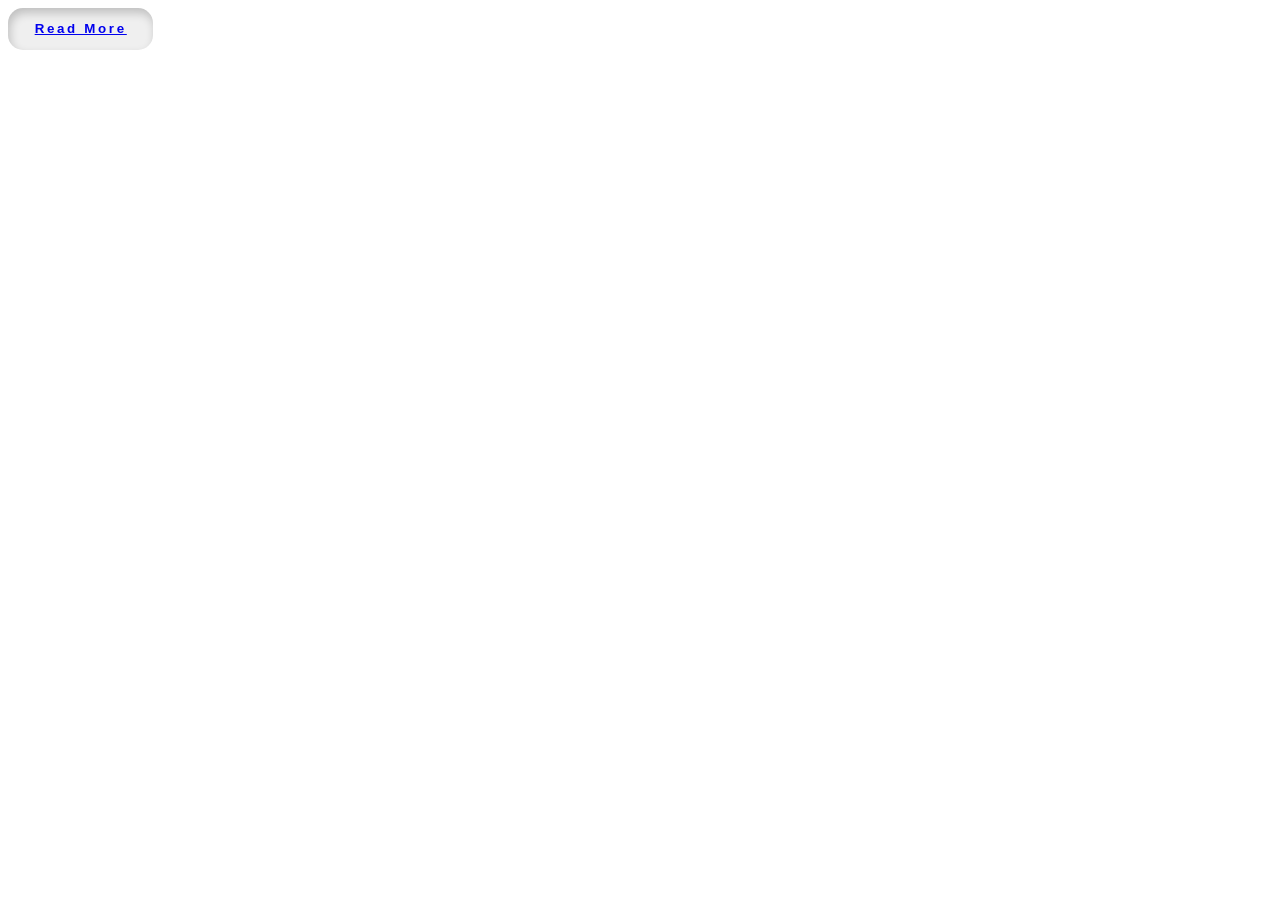
<file: ex.html>
<!DOCTYPE html>
<html lang="en">
<head>
    <meta charset="UTF-8">
    <meta name="viewport" content="width=device-width, initial-scale=1.0">
    <title>Document</title>
    
<style>
    button {
  padding: 1em;
  padding-left: 2em;
  padding-right: 2em;
  border-radius: 15px;
  font-weight: bold;
  transition: .4s ease-in-out;
  box-shadow: inset 2px 5px 10px rgba(0,0,0,0.2);
  letter-spacing: 0.2em;
  border: none;
}

button:hover {
  letter-spacing: 0.5em;
  transform: translateY(-0.8em);
  background: #171717;
  color: white;
}

button:active {
  letter-spacing: 0.4em;
  transition: 0.1s all;
  transform: translateY(-0.6em);
  background: #171717;
  color: white;
}
    </style>
</head>
<body>
    <button><a href="#">Read More</a></button>
</body>
</html>
</file>
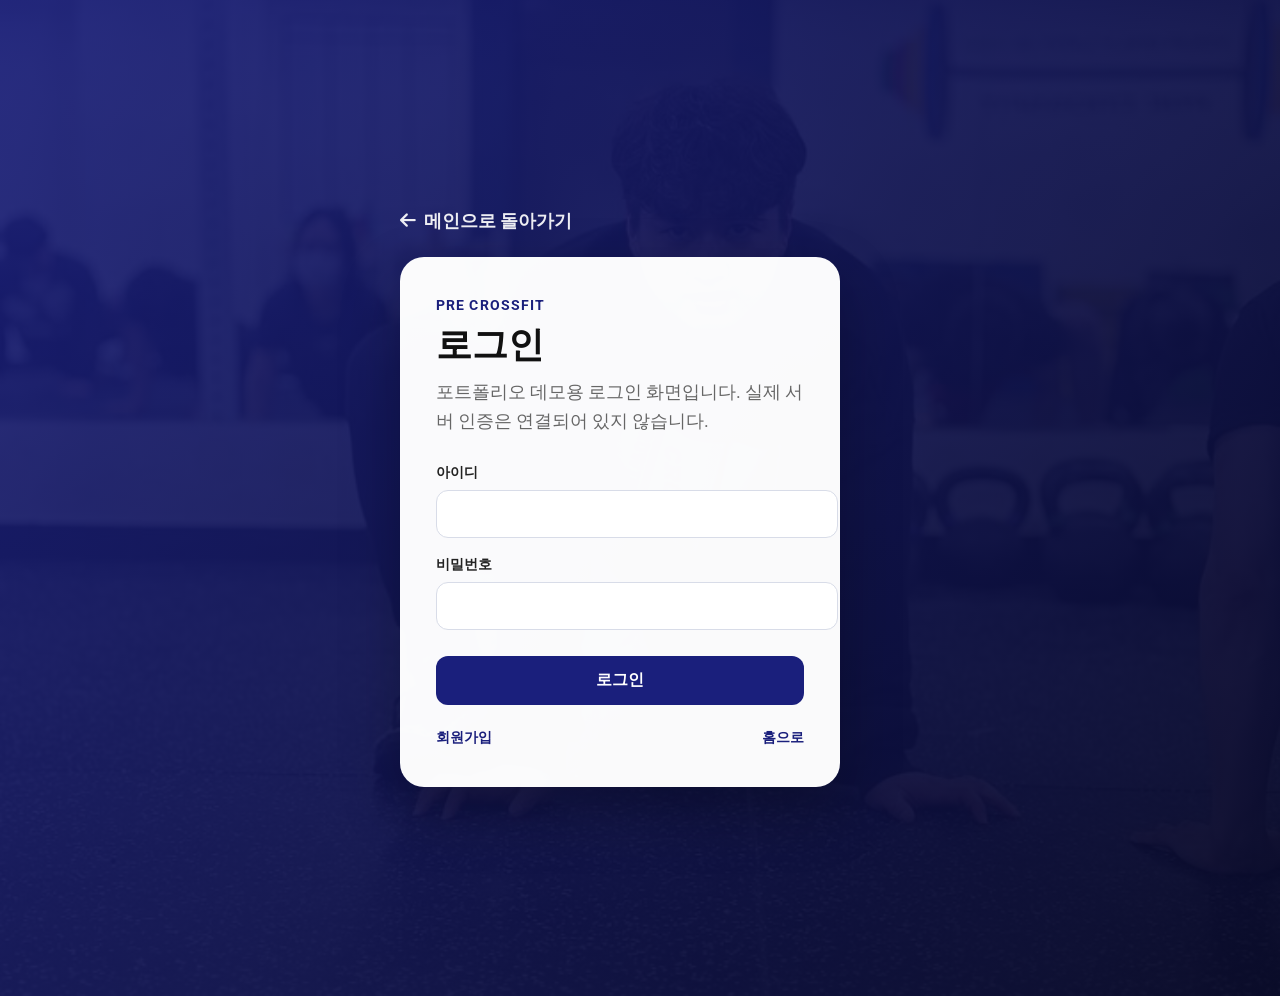
<file: Login.html>
<!DOCTYPE html>
<html lang="ko">
<head>
    <meta charset="UTF-8">
    <meta name="viewport" content="width=device-width, initial-scale=1.0">
    <meta name="description" content="PRE Crossfit 로그인 데모 페이지">
    <title>로그인 | PRE Crossfit</title>
    <link rel="shortcut icon" type="image/x-icon" href="./favicon.ico">
    <link rel="stylesheet" href="https://cdnjs.cloudflare.com/ajax/libs/font-awesome/6.7.1/css/all.min.css" crossorigin="anonymous" referrerpolicy="no-referrer">
    <link rel="stylesheet" href="./css/common.css">
    <link rel="stylesheet" href="./css/auth.css">
</head>
<body>
    <main class="auth-page">
        <div class="auth-shell">
            <a href="./index.html" class="auth-back"><i class="fa-solid fa-arrow-left" aria-hidden="true"></i> 메인으로 돌아가기</a>
            <section class="auth-card" id="login">
                <span class="auth-brand">PRE CROSSFIT</span>
                <h1>로그인</h1>
                <p>포트폴리오 데모용 로그인 화면입니다. 실제 서버 인증은 연결되어 있지 않습니다.</p>
                <form class="auth-form" id="loginForm" onsubmit="return false;">
                    <label for="login-username">아이디</label>
                    <input type="text" id="login-username" name="login-username" autocomplete="username" required>
                    <label for="login-password">비밀번호</label>
                    <input type="password" id="login-password" name="login-password" autocomplete="current-password" required>
                    <button type="button" onclick="submitLogin()">로그인</button>
                </form>
                <div class="auth-links">
                    <a href="./Signup.html">회원가입</a>
                    <a href="./index.html">홈으로</a>
                </div>
                <div id="auth-message" class="auth-message" hidden></div>
            </section>
        </div>
    </main>
    <script src="./js/auth.js"></script>
</body>
</html>
</file>
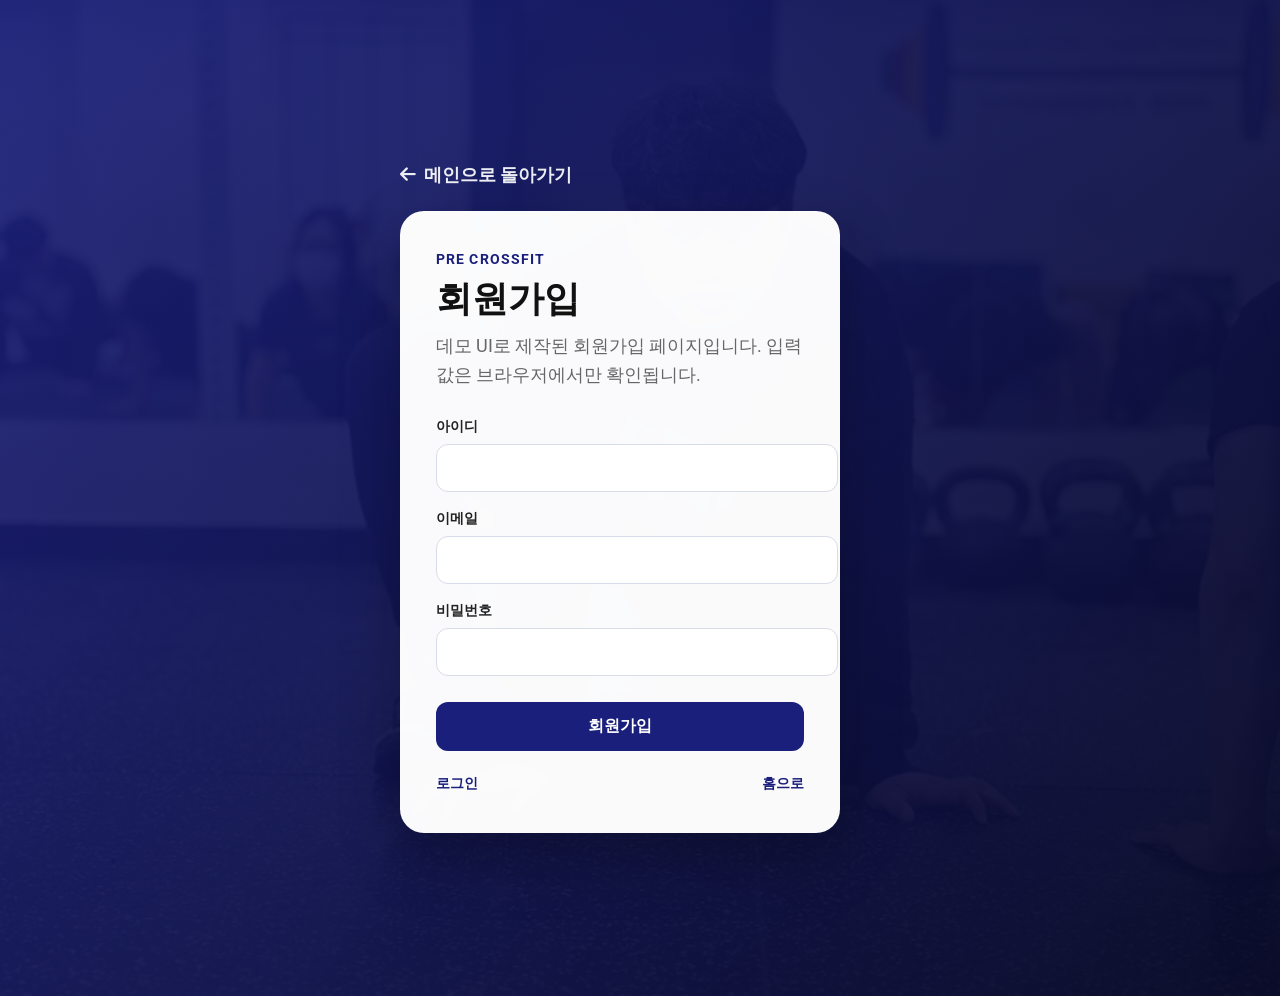
<file: Signup.html>
<!DOCTYPE html>
<html lang="ko">
<head>
    <meta charset="UTF-8">
    <meta name="viewport" content="width=device-width, initial-scale=1.0">
    <meta name="description" content="PRE Crossfit 회원가입 데모 페이지">
    <title>회원가입 | PRE Crossfit</title>
    <link rel="shortcut icon" type="image/x-icon" href="./favicon.ico">
    <link rel="stylesheet" href="https://cdnjs.cloudflare.com/ajax/libs/font-awesome/6.7.1/css/all.min.css" crossorigin="anonymous" referrerpolicy="no-referrer">
    <link rel="stylesheet" href="./css/common.css">
    <link rel="stylesheet" href="./css/auth.css">
</head>
<body>
    <main class="auth-page">
        <div class="auth-shell">
            <a href="./index.html" class="auth-back"><i class="fa-solid fa-arrow-left" aria-hidden="true"></i> 메인으로 돌아가기</a>
            <section class="auth-card" id="signup">
                <span class="auth-brand">PRE CROSSFIT</span>
                <h1>회원가입</h1>
                <p>데모 UI로 제작된 회원가입 페이지입니다. 입력값은 브라우저에서만 확인됩니다.</p>
                <form class="auth-form" id="signupForm" onsubmit="return false;">
                    <label for="username">아이디</label>
                    <input type="text" id="username" name="username" autocomplete="username" required>
                    <label for="email">이메일</label>
                    <input type="email" id="email" name="email" autocomplete="email" required>
                    <label for="password">비밀번호</label>
                    <input type="password" id="password" name="password" autocomplete="new-password" required>
                    <button type="button" onclick="submitSignup()">회원가입</button>
                </form>
                <div class="auth-links">
                    <a href="./Login.html">로그인</a>
                    <a href="./index.html">홈으로</a>
                </div>
                <div id="auth-message" class="auth-message" hidden></div>
            </section>
        </div>
    </main>
    <script src="./js/auth.js"></script>
</body>
</html>
</file>
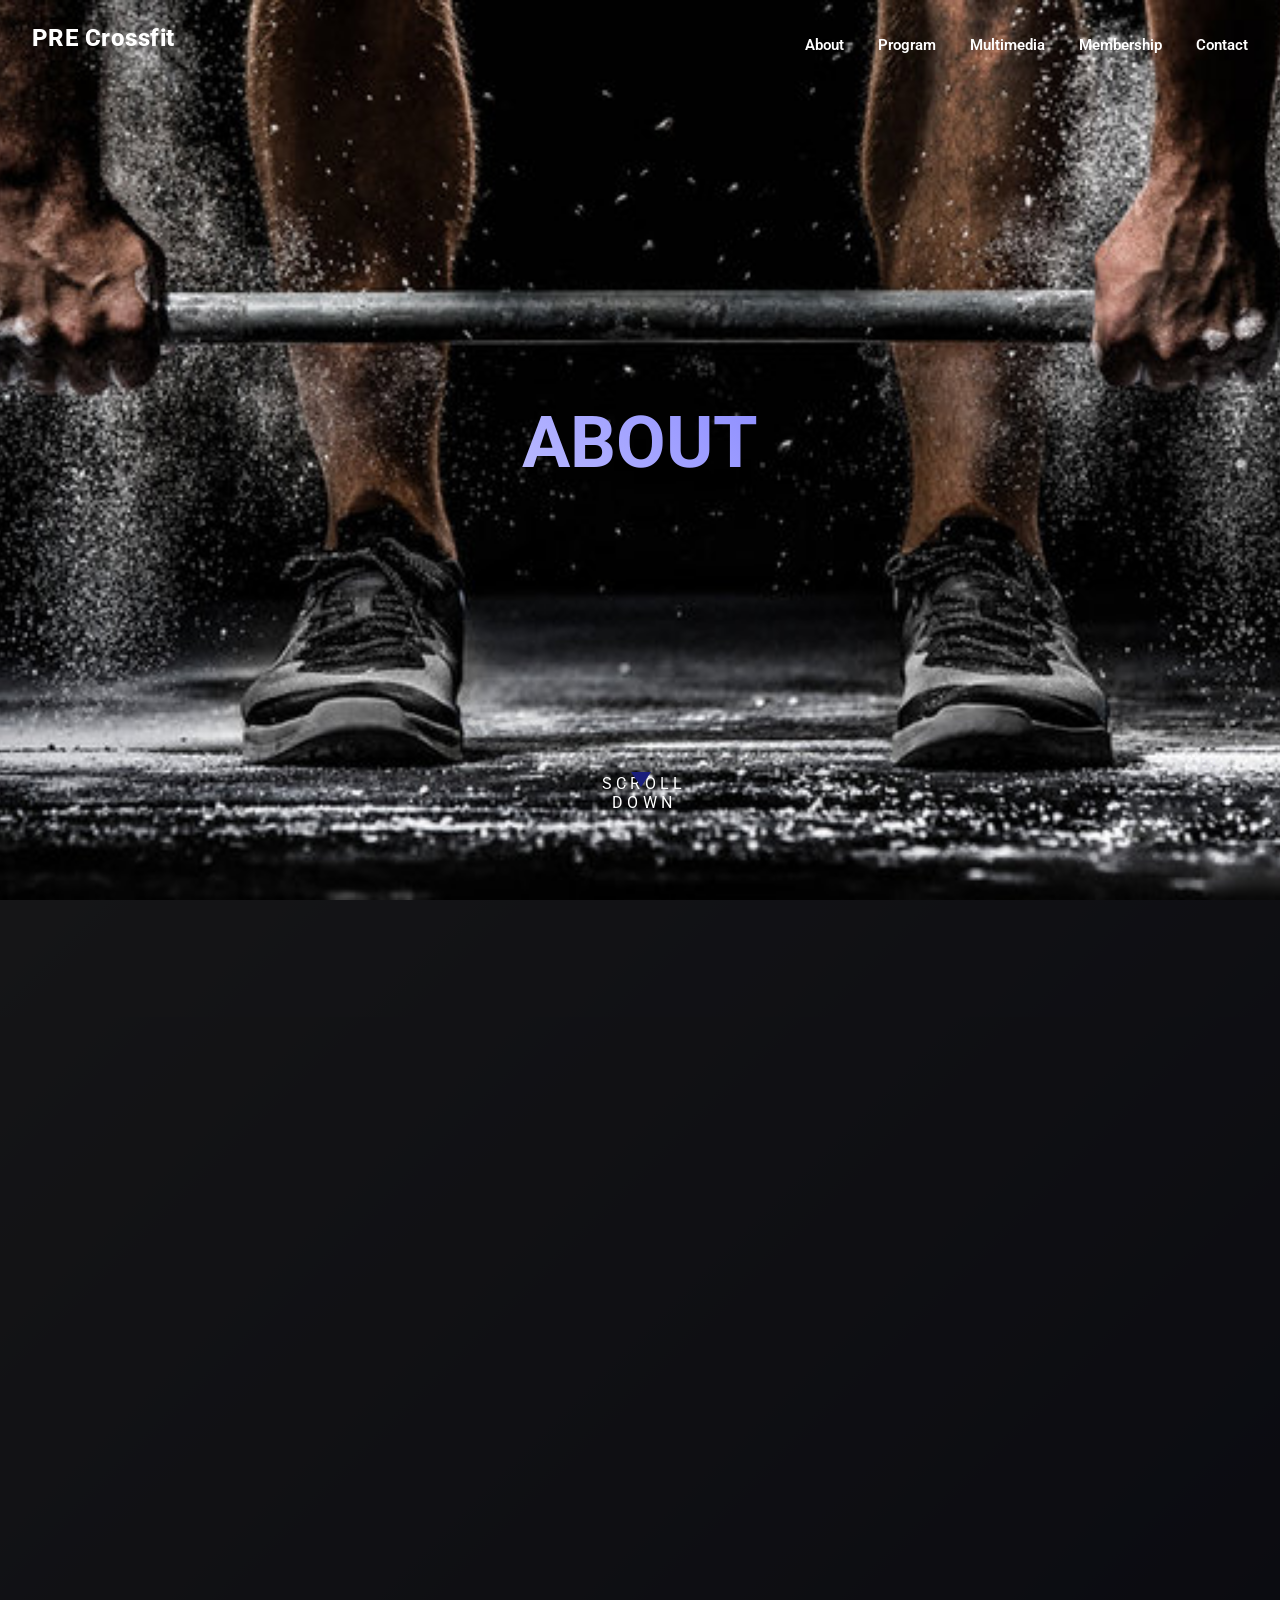
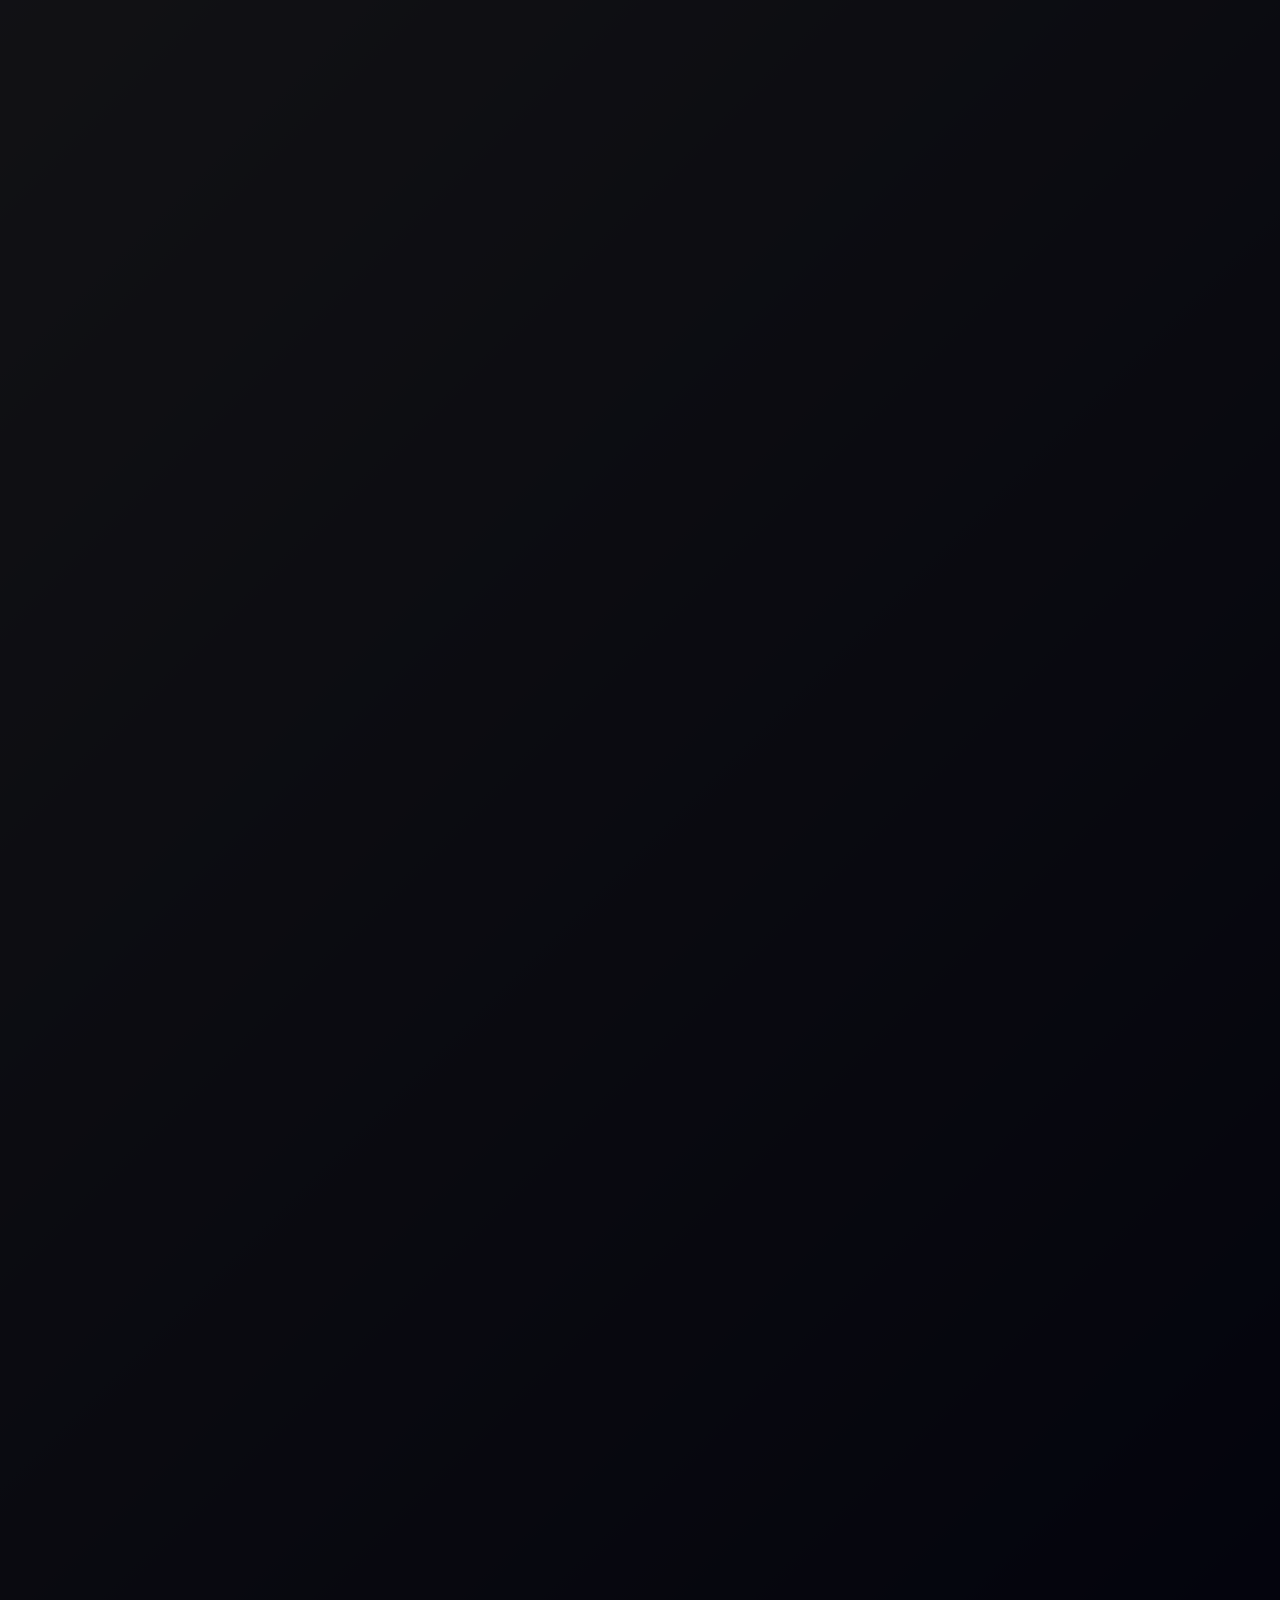
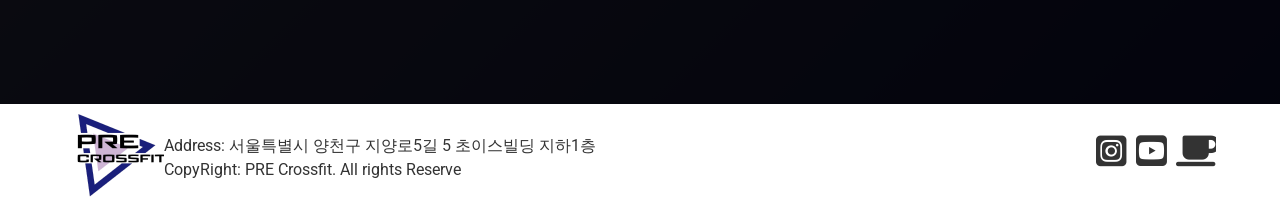
<file: sub/sub1.html>
<!DOCTYPE html>
<html lang="en">
<head>
    <meta charset="UTF-8">
    <meta name="viewport" content="width=device-width, initial-scale=1.0">
    <title>About</title>

    <link rel="shortcut icon"  type="image/x-icon"  href="../favicon.ico">
<link rel="apple-touch-icon-precomposed" href="../app_icon.png">
<link rel="apple-touch-startup-image" href="../startup.png">

<link rel="stylesheet" href="https://fonts.googleapis.com/css2?family=Material+Symbols+Outlined:opsz,wght,FILL,GRAD@20..48,100..700,0..1,-50..200" />
<link rel="stylesheet" href="https://cdnjs.cloudflare.com/ajax/libs/font-awesome/6.7.1/css/all.min.css" integrity="sha512-5Hs3dF2AEPkpNAR7UiOHba+lRSJNeM2ECkwxUIxC1Q/FLycGTbNapWXB4tP889k5T5Ju8fs4b1P5z/iB4nMfSQ==" crossorigin="anonymous" referrerpolicy="no-referrer" />
<link rel="stylesheet" href="../css/aos.css">
<link rel="stylesheet" href="../css/common.css">
<link rel="stylesheet" href="../css/sub1.css">
</head>
<body>

    <div id="skipNav">
        <a href="#content">본문바로가기</a>
        <a href="#gnb">네비게이션바로가기</a>
    </div>

    <div id="wrap">
        <div class="videoBox">
                <!-- <video autoplay loop muted id="videoBG"></video> -->
                <img src="../images/sub1_big.jpg" id="imgBG" alt="Coach background image">
                <div class="scroll-indicator">
                    <a class="down" href="#">
                        <span>SCROLL DOWN</span>
                        <div class="scrolldown-btn"></div>
                    </a>
                </div>
        </div>

        <header id="headerArea">
            <div class="headerInner">
                <h1 class="logo">
                  <a href="../index.html">
                      PRE Crossfit
                  </a>
                </h1>
                  <a href="#" class="menuOpen"><span class="hidden">메뉴열기</span><i class="fa fa-bars" aria-hidden="true"></i></a>
                  <div class="box"></div>
                <nav id="gnb">
                     <h2 class="hidden">네비게이션영역</h2> 
                     <ul>
                          <li><h3><a href="./sub1.html?num=1">About</a></h3></li>
                          <li><h3><a href="./sub2.html?num=2">Program</a></h3></li>
                          <li><h3><a href="./sub3.html?num=3">Multimedia</a></h3></li>
                          <li><h3><a href="./sub4.html?num=4">Membership</a></h3></li>
                          <li><h3><a href="./sub5.html?num=5">Contact</a></h3></li>
                          <!-- <li class="signlog">
                              <h3><a href="../Login.html" onclick="navigateTo('login')">로그인</a></h3>
                          </li>
                          <li class="signlog"><h3><a href="../Signup.html" onclick="navigateTo('signup')">회원가입</a></h3></li> -->
                     </ul>
                     <a href="#" class="close"><span class="hidden">메뉴닫기</span><i class="fa-solid fa-xmark"></i></a>
                </nav>
              </div>
        </header>


        <article id="content">
            <h2>ABOUT</h2>

            <section class="sec1">
                <div class="throwdown">
                    <h3 data-aos="fade-up">Throwdown</h3>
                    <p data-aos="fade-right">
                        <span>throwdown</span>이란 ~ 매일 하는 WOD(Workout Of the Day)를 여러박스들이 모여서
                        진행하는 시합형식의 운동입니다. 
                        Rx'd와 scale 두 그룹으로 나뉘어 진행되며, Rx'd는 As prescribed로 
                        모든 종목을 규정되로 진행하기 때문에 최고 난이도로 수행하는 것을 의미합니다. 
                    </p>
                    <p data-aos="fade-left">
                        그렇기에 숙달되고 수행능력이 좋은 숙련자들에게 적합한 난이도 입니다. 
                            한편, scale은 개인의 체력과 능력에 맞게 수정하여 수행하는 종목으로 모든 사람들이
                            동일하게 진행하지는 않으며, 부상예방 및 안정성을 고려하는데 적합합니다. 
                            scale의 종류에는 크게 <span>Weight Scale: 무게를 줄여서 하는 스케일</span>,
                            <span>Reps Scale: 횟수를 조절하는 스케일</span>, 
                            <span>Rest Scale: 사이사이 휴식을 넣는 스케일</span>, 
                            <span>Variation Scale: 동작을 다른 비슷한 동작으로 변형하는 스케일</span>로 구분됩니다. 
                        
                    </p>
                    <div>
                        <ul>
                            <li data-aos="fade-left" data-aos-duration="500">
                                <img src="../images/sub1/s1-img11.jpg" alt="">
                                <span></span>
                            </li>
                            <li data-aos="fade-left" data-aos-duration="1000">
                                <img src="../images/sub1/s1-img22.jpg" alt="">
                                <span></span>
                            </li>
                            <li data-aos="fade-left" data-aos-duration="1500">
                                <img src="../images/sub1/s1-img33.jpg" alt="">
                                <span></span>
                            </li>
                        </ul>
                    </div>
                    
                </div>
                <div class="certify" data-aos="fade-up">
                    <h3 data-aos="fade-up">Certification</h3>
                    <div>
                        <img src="../images/sub1/s1-img.png" alt="">
                        <p>
                           CrossFit은 미국에서 시작하여 현재 전세계인들이 좋아하는 운동입니다. 
                           이런 운동을 가르치고 함께 운동하기 위해서는 미국 본사로부터 
                           정식으로 인증 받은 업체만 CrossFit Box라는 명칭을 사용할 수 있습니다. 
                           <span>여러 조건 중 매해 갱신해야 하는 인증 시스템과 코치의 Level1 자격증부터 시작됩니다.
                           정식 지부 여부를 확인하는 방법은 본사 홈페이지에 map 혹은 Find a Gym에 들어가서
                           해당 Box를 검색하면 보실 수 있고 주소 또한 일치해야 합니다. 
                           만약 검색을 해도 나오지 않는다면 인증받은 업체가 아닙니다.</span>
                        
                        </p>
                    </div>
                    <ul>
                        <li data-aos="fade-down" data-aos-duration="1000">
                            <img src="../images/sub1/s1-img4.jpg" alt="">
                        </li>
                        <li data-aos="fade-up" data-aos-duration="1000">
                            <p>
                                이 자격증은 회원들의 운동 목적과 수행능력에 따라 
                                테크닉, 영양, 프로그래밍 모두 가능하다는 것을 알수 있습니다.
                                <span>특히 기능적인 부분에서 스쿼트, 프레스, 데드리프트, 역도 등 다양한 
                                운동들을 회원들에게 세부적으로 설명하고 티칭이 가능하다는 것을 증명합니다.</span>
                            </p>
                        </li>
                        <li data-aos="fade-down" data-aos-duration="1000">
                            <img src="../images/sub1/s1-img8.jpg" alt="">
                        </li>
                        <li data-aos="fade-up" data-aos-duration="1000">
                            <p>
                                모든 코치들은 물론이고 일반 회원들도 테스트를 보고 크로스핏 Judge license를 
                                취득할 수 있습니다.
                                <span>단순히 자격증 취득 하는 것에 그치지 않고 학습한 것을 운동에 적용해 볼 수 있습니다.</span>
                            </p>
                        </li>
                    </ul>
                </div>
            </section>    

        </article>
        <footer id="footerArea">
            <div class="topMove">
                <div> <img src="../topbutton.png" alt=""></div>
            </div>
            <div>
                <img src="../images/footer/footer_logo.png" alt="로고">
                <div>
                    <p>Address: 서울특별시 양천구 지양로5길 5 초이스빌딩 지하1층</p>
                    <p>CopyRight: PRE Crossfit. All rights Reserve</p>
                   
                </div>
                <ul>
                    <li><a href="https://www.instagram.com/crossfit_pre/" target="_blank" rel="noopener noreferrer" aria-label="Instagram"><i class="fa-brands fa-square-instagram" aria-hidden="true"></i></a></li>
                    <li><a href="https://www.youtube.com/watch?v=gyadXQBCkFo" target="_blank" rel="noopener noreferrer" aria-label="YouTube"><i class="fa-brands fa-square-youtube" aria-hidden="true"></i></a></li>
                    <li><a href="https://cafe.naver.com/browncav6u" target="_blank" rel="noopener noreferrer" aria-label="네이버 카페"><i class="fa-solid fa-mug-saucer" aria-hidden="true"></i></a></li>
                </ul>
            </div>	
            
            
        </footer>
    </div>

    
<script src="../js/jquery-1.12.4.min.js"></script>
<script src="../js/jquery-migrate-1.4.1.min.js"></script>
<script src="../js/common.js"></script>
<script src="../js/sub_img_back.js"></script>
<script src="../js/aos.js"></script>
<script>
    AOS.init({
      easing: 'ease-in-out-sine'
    });
</script>
</body>
</html>
</file>
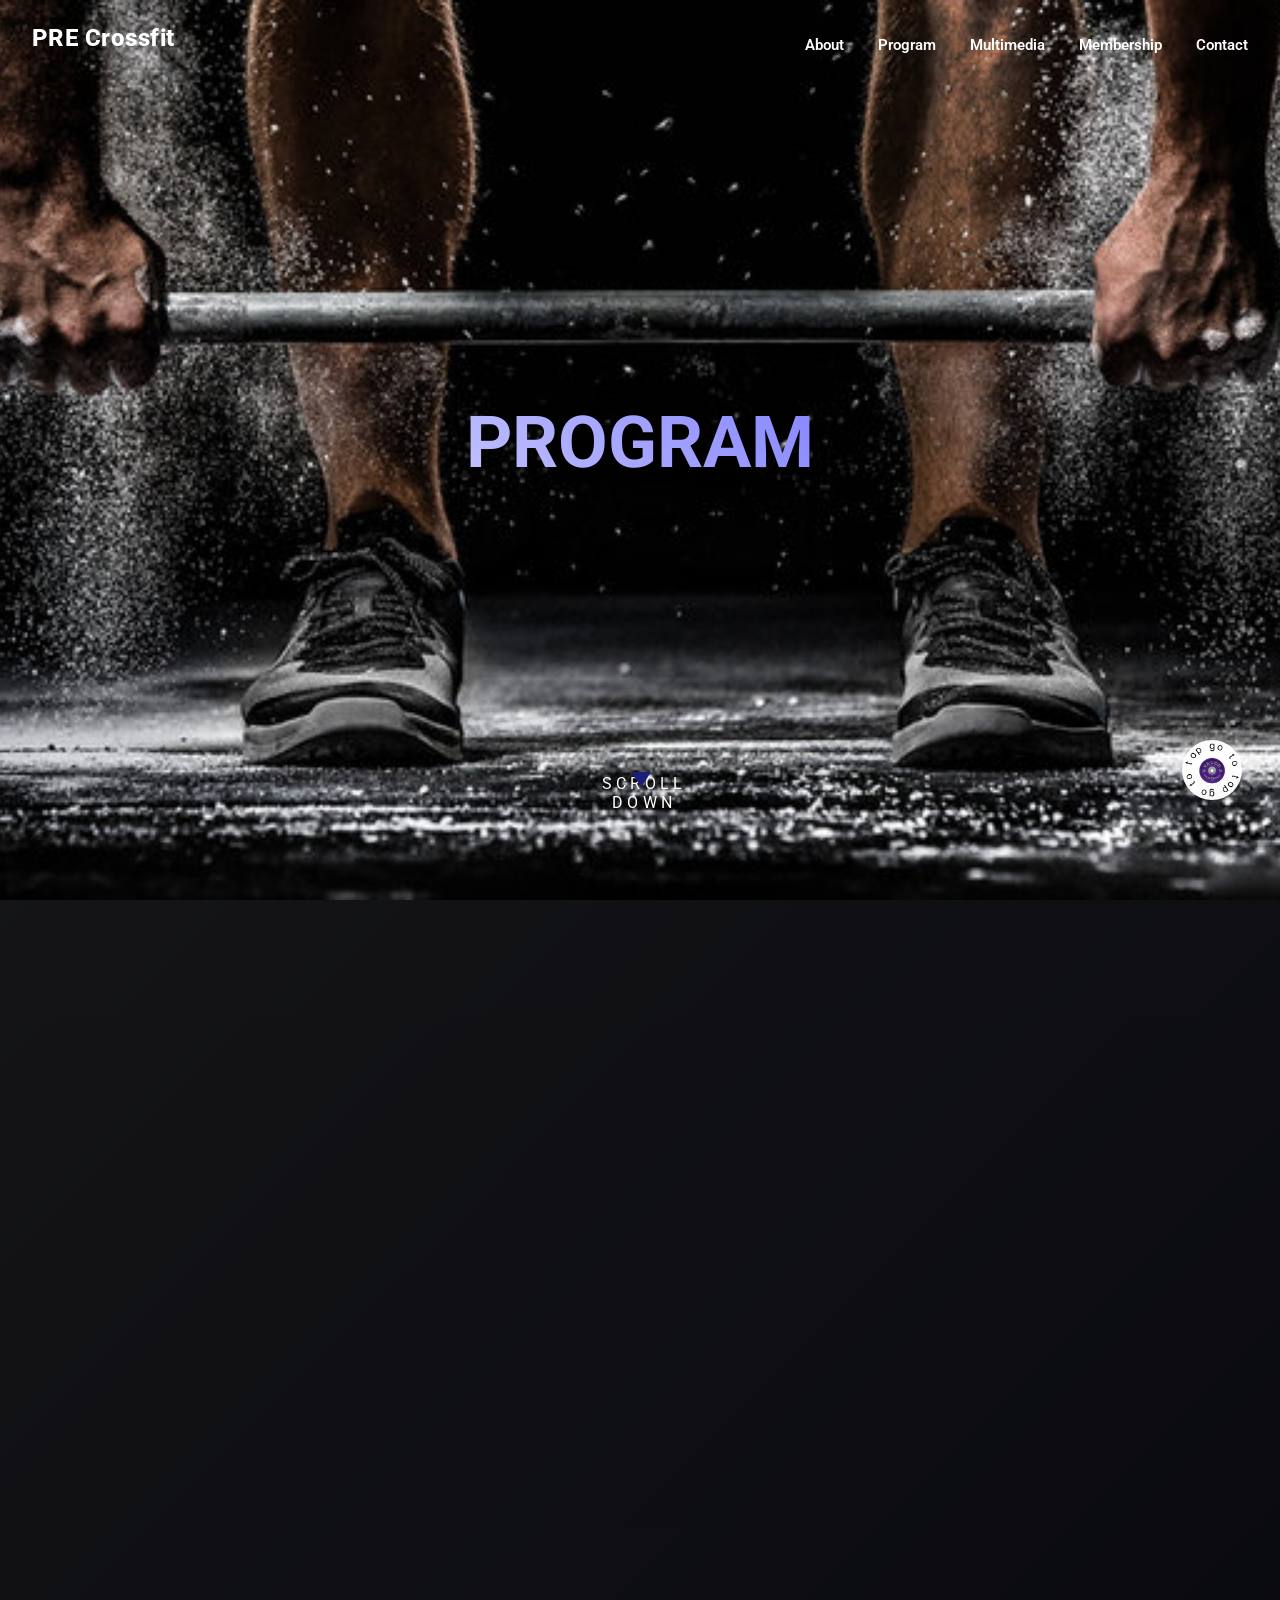
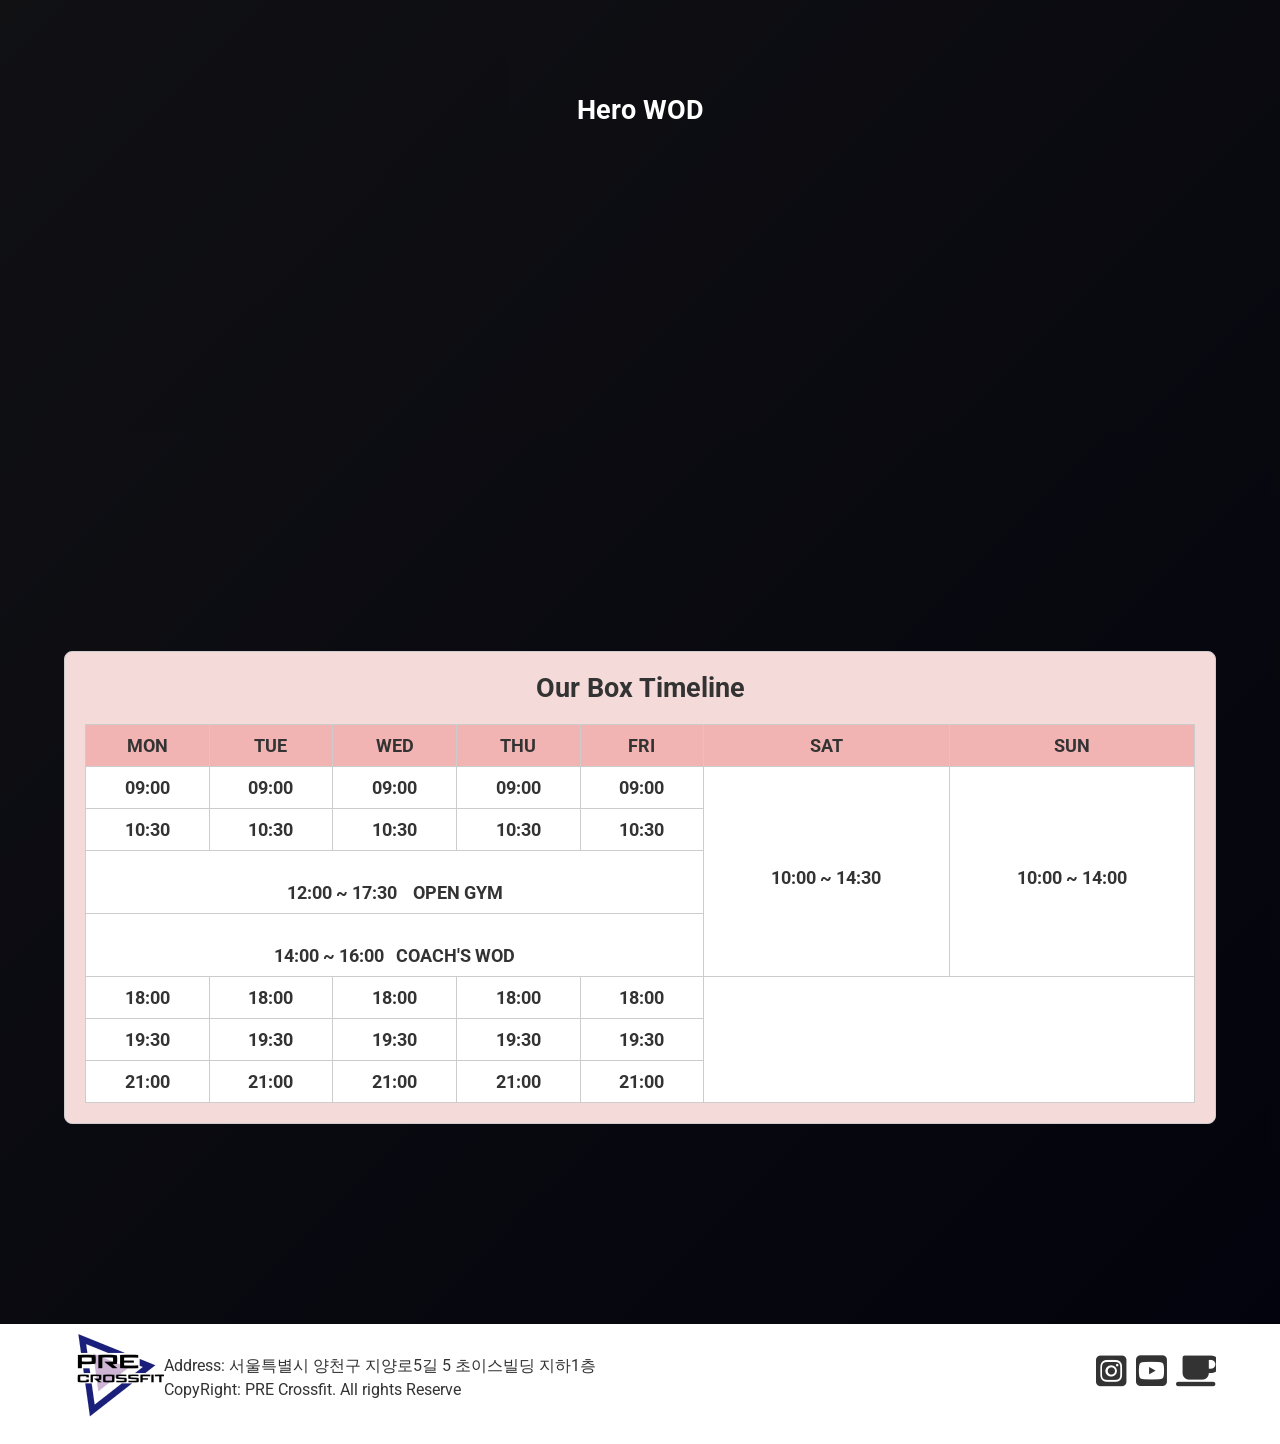
<file: sub/sub2.html>
<!DOCTYPE html>
<html lang="en">
<head>
    <meta charset="UTF-8">
    <meta name="viewport" content="width=device-width, initial-scale=1.0">
    <title>Program</title>
    <link rel="shortcut icon"  type="image/x-icon"  href="../favicon.ico">
<link rel="apple-touch-icon-precomposed" href="../app_icon.png">
<link rel="apple-touch-startup-image" href="../startup.png">

<link rel="stylesheet" href="https://fonts.googleapis.com/css2?family=Material+Symbols+Outlined:opsz,wght,FILL,GRAD@20..48,100..700,0..1,-50..200" />
<link rel="stylesheet" href="https://cdnjs.cloudflare.com/ajax/libs/font-awesome/6.7.1/css/all.min.css" integrity="sha512-5Hs3dF2AEPkpNAR7UiOHba+lRSJNeM2ECkwxUIxC1Q/FLycGTbNapWXB4tP889k5T5Ju8fs4b1P5z/iB4nMfSQ==" crossorigin="anonymous" referrerpolicy="no-referrer" />
<link rel="stylesheet" href="../css/aos.css">
<link rel="stylesheet" href="../css/common.css">
<link rel="stylesheet" href="../css/sub2.css">
</head>
<body>

    <div id="skipNav">
        <a href="#content">본문바로가기</a>
        <a href="#gnb">네비게이션바로가기</a>
    </div>

    <div id="wrap">
        <div class="videoBox">
                <!-- <video autoplay loop muted id="videoBG"></video> -->
                <img src="../images/sub2_big.jpg" id="imgBG" alt="Coach background image">
                <div class="scroll-indicator">
                    <a class="down" href="#">
                        <span>SCROLL DOWN</span>
                        <div class="scrolldown-btn"></div>
                    </a>
                </div>
        </div>
        <header id="headerArea">
            <div class="headerInner">
                <h1 class="logo">
                  <a href="../index.html">
                      PRE Crossfit
                  </a>
                </h1>
                  <a href="#" class="menuOpen"><span class="hidden">메뉴열기</span><i class="fa fa-bars" aria-hidden="true"></i></a>
                  <div class="box"></div>
                <nav id="gnb">
                     <h2 class="hidden">네비게이션영역</h2> 
                     <ul>
                          <li><h3><a href="./sub1.html?num=1">About</a></h3></li>
                          <li><h3><a href="./sub2.html?num=2">Program</a></h3></li>
                          <li><h3><a href="./sub3.html?num=3">Multimedia</a></h3></li>
                          <li><h3><a href="./sub4.html?num=4">Membership</a></h3></li>
                          <li><h3><a href="./sub5.html?num=5">Contact</a></h3></li>
                          <!-- <li class="signlog">
                              <h3><a href="../Login.html" onclick="navigateTo('login')">로그인</a></h3>
                          </li>
                          <li class="signlog"><h3><a href="../Signup.html" onclick="navigateTo('signup')">회원가입</a></h3></li> -->
                     </ul>
                     <a href="#" class="close"><span class="hidden">메뉴닫기</span><i class="fa-solid fa-xmark"></i></a>
                </nav>
              </div>
        </header>

    <article id="content">
        <h2>PROGRAM</h2>
        <div class="program_container" >
            <div class="workout-day" data-aos="zoom-in-up">
                <h3>Workout Of the Day</h3>
                <p><strong>24.12.10 WOD</strong></p>
                <p>Deadlift 1RM</p>
                <p>AMRAP 16</p>
                <p>I GO YOU GO</p>
                <p>40 DU</p>
                <p>10 PUSH UP</p>
            </div>
    
            <div class="weekly-workout" data-aos="zoom-in-up">
                <h3>Weekly Workout</h3>
                <p>한 주간의 운동 스케줄이며 매주 월요일 새롭게 업로드 됩니다.</p>
                <div class="calendar_box">
                    <ul class="calendar" id="calendar">
                        
                        <li class="day">Mon</li>
                        <li class="day">Tue</li>
                        <li class="day">Wed</li>
                        <li class="day">Thu</li>
                        <li class="day">Fri</li>
                        <li class="day">Sat</li>
                        <li class="day">Sun</li>
                    </ul>
                </div>
                <button class="add-btn" onclick="addSchedule()">Add Schedule</button>
            </div>
        </div>
        <div class="hero_container">
            <h3>Hero WOD</h3>
            <ul>
                <li data-aos="fade-down-right" data-aos-duration="1000">
                    <h4>BARBARA</h4>
                    <strong>5 ROUNDS 3 MIN REST</strong>
                    <p>20 Pull-Ups</p>
                    <p>30 Push-Ups</p>
                    <p>40 Sit-Ups</p>
                    <p>50 Squats</p>
                </li>
                <li data-aos="flip-up" data-aos-duration="1000">
                   <h4>DAE HAN</h4>
                   <strong>3 ROUNDS for TIME</strong>
                   <p>800m Run 45lb</p>
                   <p>3 Rope Climbs 15ft</p>
                   <p>12 Thrusters</p>
                   <strong>Rx 135lbs</strong>
                </li>
                <li data-aos="flip-up" data-aos-duration="1000">
                    <h4>AMANDA</h4>
                    <strong>9-7-5</strong>
                    <p>Muscle-Ups</p>
                    <p>Snatch</p>
                </li>
                <li data-aos="fade-down-left" data-aos-duration="1000">
                    <h4>ELIZABETH</h4>
                    <strong>21-15-9</strong>
                    <p>Cleans</p>
                    <p>Ring dips</p>
                    <strong>Rx 135lbs</strong>
                </li>
                <li data-aos="fade-up-right" data-aos-duration="1500">
                    <h4>JACK</h4>
                    <strong>20 MIN AMRAP</strong>
                    <p>10 Push Press</p>
                    <p>10 Kettlebell Swings</p>
                    <p>10 Box Jumps</p>
                </li>
                <li data-aos="flip-down" data-aos-duration="1500">
                    <h4>CINDY</h4>
                    <strong>AMRAP IN 20 MIN</strong>
                    <p>5 Pull-Ups</p>
                    <P>10 Push-Ups</P>
                    <P>15 Squats</P>
                </li>
                <li data-aos="flip-down" data-aos-duration="1500">
                    <h4>JARED</h4>
                    <strong>4 ROUNDS for TIME</strong>
                    <p>800m Run</p>
                    <p>40 Pull-Ups</p>
                    <p>70 Push-Ups</p>
                </li>
                <li data-aos="fade-up-left" data-aos-duration="1500">
                    <h4>JACKIE</h4>
                    <strong>AFAP</strong>
                    <p>1000m Row</p>
                    <p>50 Thrusters</p>
                    <p>30 Pull-Ups</p>
                </li>
            </ul>
        </div>

        <div class="schedule-container">
            <h3 class="schedule-header">Our Box Timeline</h3>
            <table class="schedule-table">
                <thead>
                    <tr>
                        <th>MON</th>
                        <th>TUE</th>
                        <th>WED</th>
                        <th>THU</th>
                        <th>FRI</th>
                        <th>SAT</th>
                        <th>SUN</th>
                    </tr>
                </thead>
                <tbody>
                    <tr>
                        <td class="highlight">09:00</td>
                        <td class="highlight">09:00</td>
                        <td class="highlight">09:00</td>
                        <td class="highlight">09:00</td>
                        <td class="highlight">09:00</td>
                        <td rowspan="4" class="highlight">10:00 ~ 14:30</td>
                        <td rowspan="4" class="highlight">10:00 ~ 14:00</td>
                    </tr>
                    <tr>
                        <td class="highlight">10:30</td>
                        <td class="highlight">10:30</td>
                        <td class="highlight">10:30</td>
                        <td class="highlight">10:30</td>
                        <td class="highlight">10:30</td>
                        
                    </tr>
                    <tr>
                        <td colspan="5" class="highlight"><br> 12:00 ~ 17:30 &nbsp;&nbsp; OPEN GYM</td>
                    </tr>
                    <tr>
                        <td colspan="5" class="highlight"><br> 14:00 ~ 16:00 &nbsp;&nbsp;COACH'S WOD</td>
                    </tr>
                  
                    <tr>
                        <td class="time-label">18:00</td>
                        <td class="time-label">18:00</td>
                        <td class="time-label">18:00</td>
                        <td class="time-label">18:00</td>
                        <td class="time-label">18:00</td>
                        <td colspan="6" rowspan="3"></td>
                    </tr>
                    <tr>
                        <td class="time-label">19:30</td>
                        <td class="time-label">19:30</td>
                        <td class="time-label">19:30</td>
                        <td class="time-label">19:30</td>
                        <td class="time-label">19:30</td>
                        <!-- <td colspan="6"></td> -->
                    </tr>
                    <tr>
                        <td class="time-label">21:00</td>
                        <td class="time-label">21:00</td>
                        <td class="time-label">21:00</td>
                        <td class="time-label">21:00</td>
                        <td class="time-label">21:00</td>
                        <!-- <td colspan="6"></td> -->
                    </tr>
                </tbody>
            </table>
        </div>



    </article>

<footer id="footerArea">
            <div class="topMove">
                <div> <img src="../topbutton.png" alt=""></div>
            </div>
            <div>
                <img src="../images/footer/footer_logo.png" alt="로고">
                <div>
                    <p>Address: 서울특별시 양천구 지양로5길 5 초이스빌딩 지하1층</p>
                    <p>CopyRight: PRE Crossfit. All rights Reserve</p>
                   
                </div>
                <ul>
                    <li><a href="https://www.instagram.com/crossfit_pre/" target="_blank" rel="noopener noreferrer" aria-label="Instagram"><i class="fa-brands fa-square-instagram" aria-hidden="true"></i></a></li>
                    <li><a href="https://www.youtube.com/watch?v=gyadXQBCkFo" target="_blank" rel="noopener noreferrer" aria-label="YouTube"><i class="fa-brands fa-square-youtube" aria-hidden="true"></i></a></li>
                    <li><a href="https://cafe.naver.com/browncav6u" target="_blank" rel="noopener noreferrer" aria-label="네이버 카페"><i class="fa-solid fa-mug-saucer" aria-hidden="true"></i></a></li>
                </ul>
            </div>	
            
            
            
        </footer>
    </div>
<script src="../js/jquery-1.12.4.min.js"></script>
<script src="../js/jquery-migrate-1.4.1.min.js"></script>
<script src="../js/common.js"></script>
<script src="../js/sub_img_back.js"></script>
<script src="../js/aos.js"></script>
<script>
    AOS.init({
      easing: 'ease-in-out-sine'
    });
</script>
<script>
    function addSchedule() {
        const calendar = document.getElementById('calendar');
        const newDay = document.createElement('li');
        newDay.className = 'day';
        newDay.contentEditable = true;
        newDay.innerText = 'New Schedule';

        const deleteBtn = document.createElement('button');
        deleteBtn.innerText = 'Delete';
        deleteBtn.style.display = 'block';
        deleteBtn.style.marginTop = '5px';

        deleteBtn.onclick = () => calendar.removeChild(newDay);

        newDay.appendChild(deleteBtn);
        calendar.appendChild(newDay);
    }
</script>

</body>
</html>
</file>
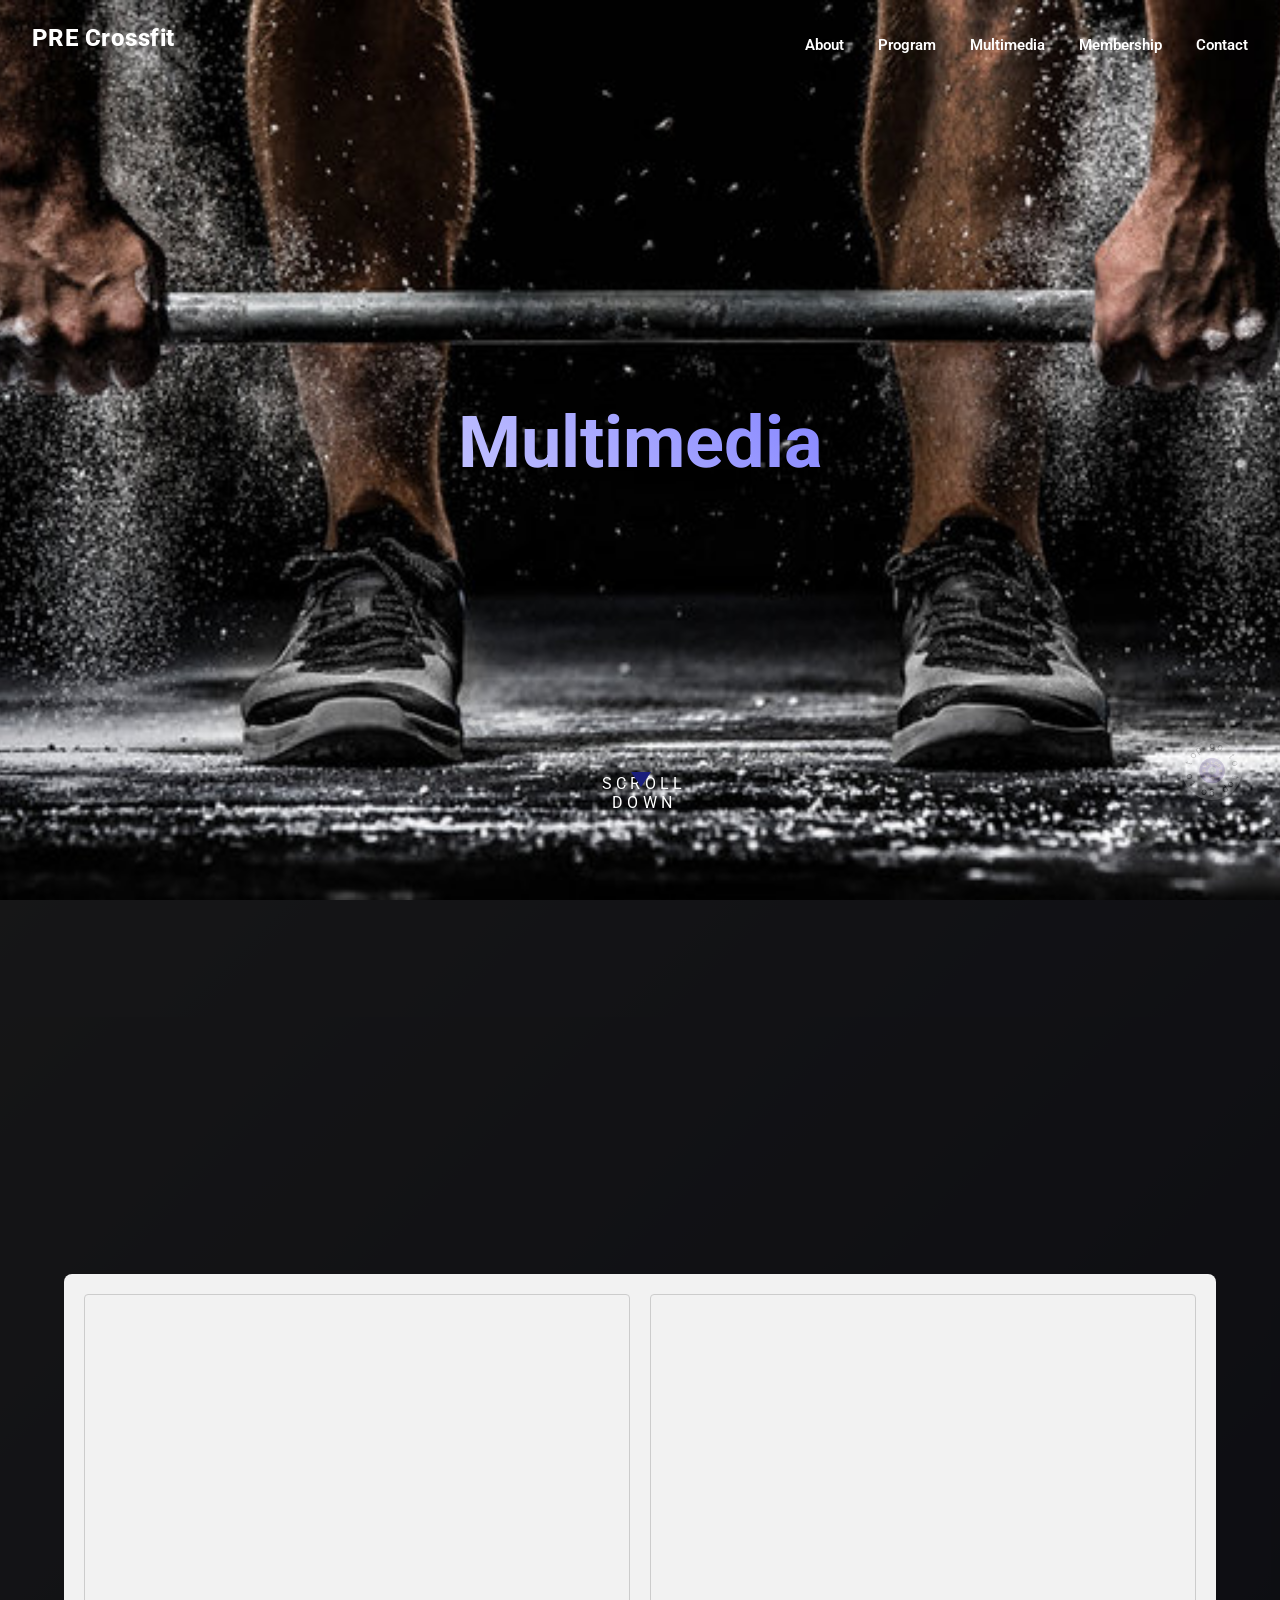
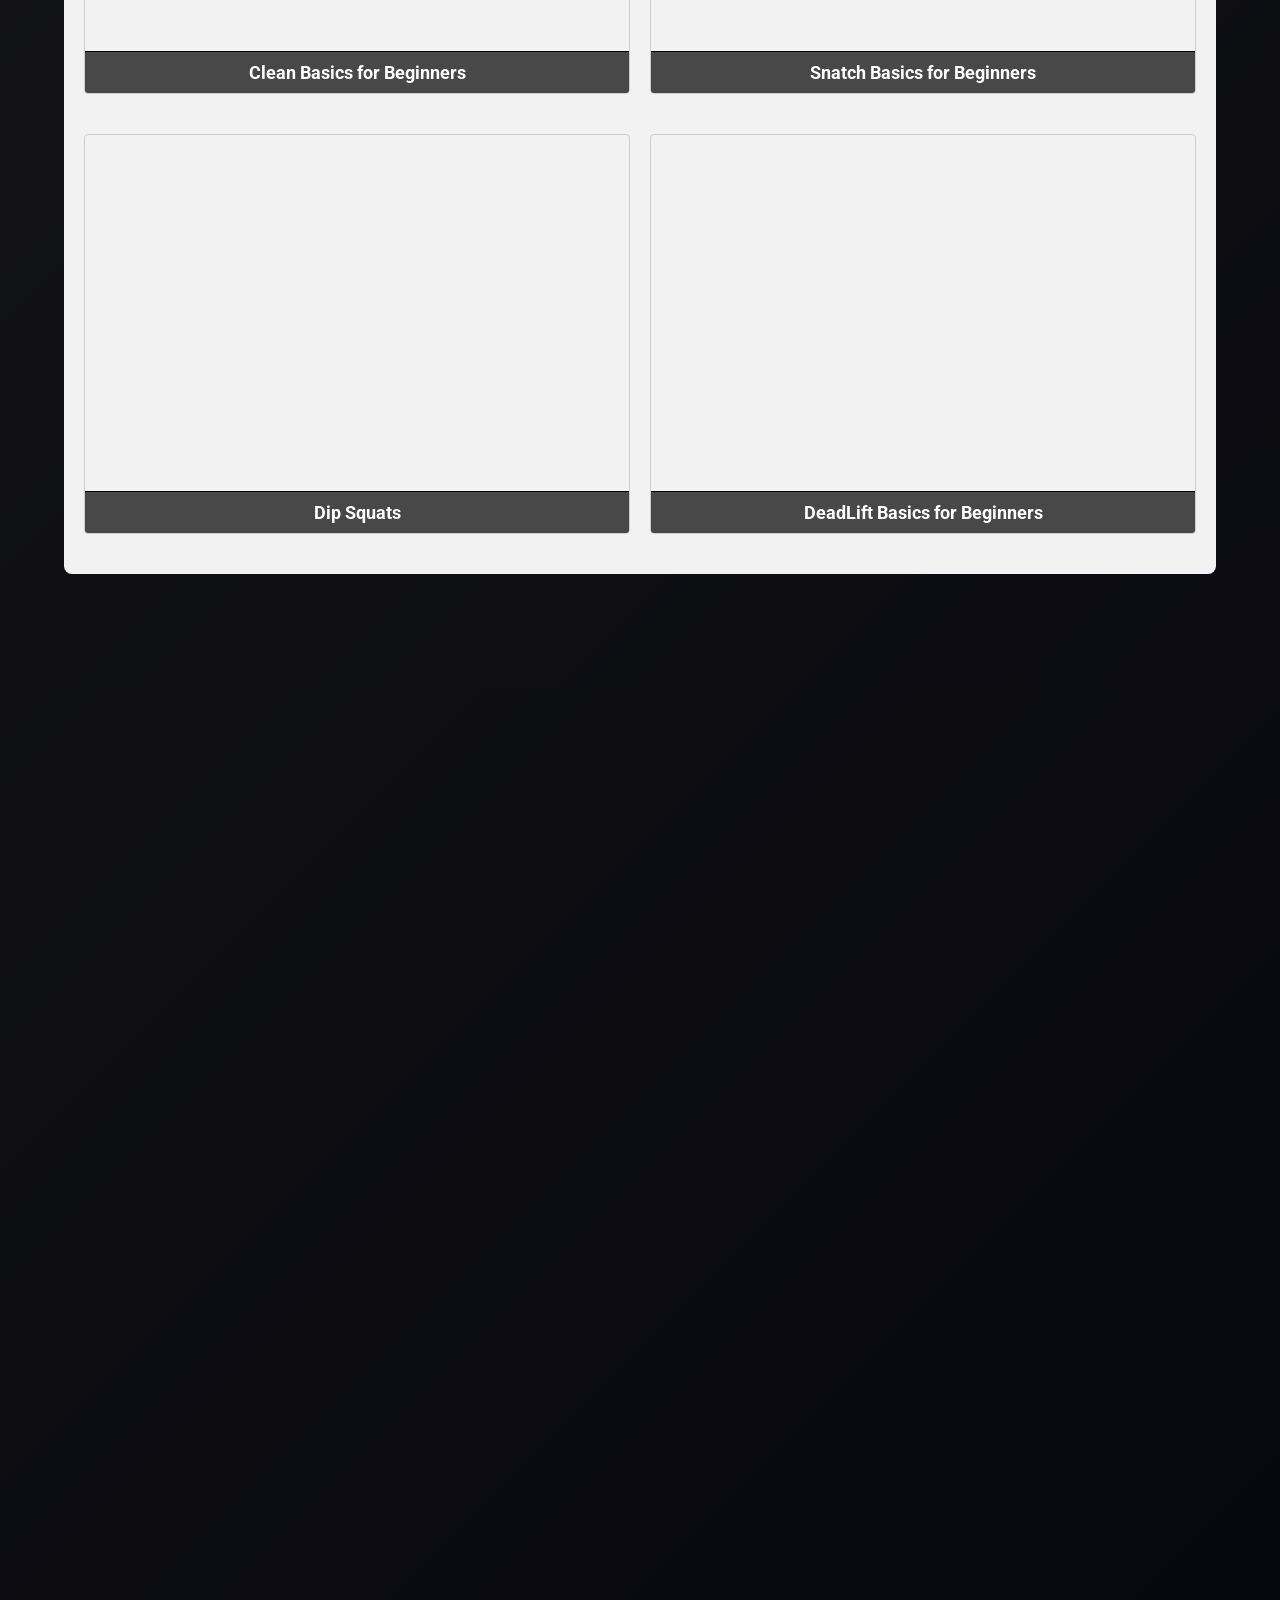
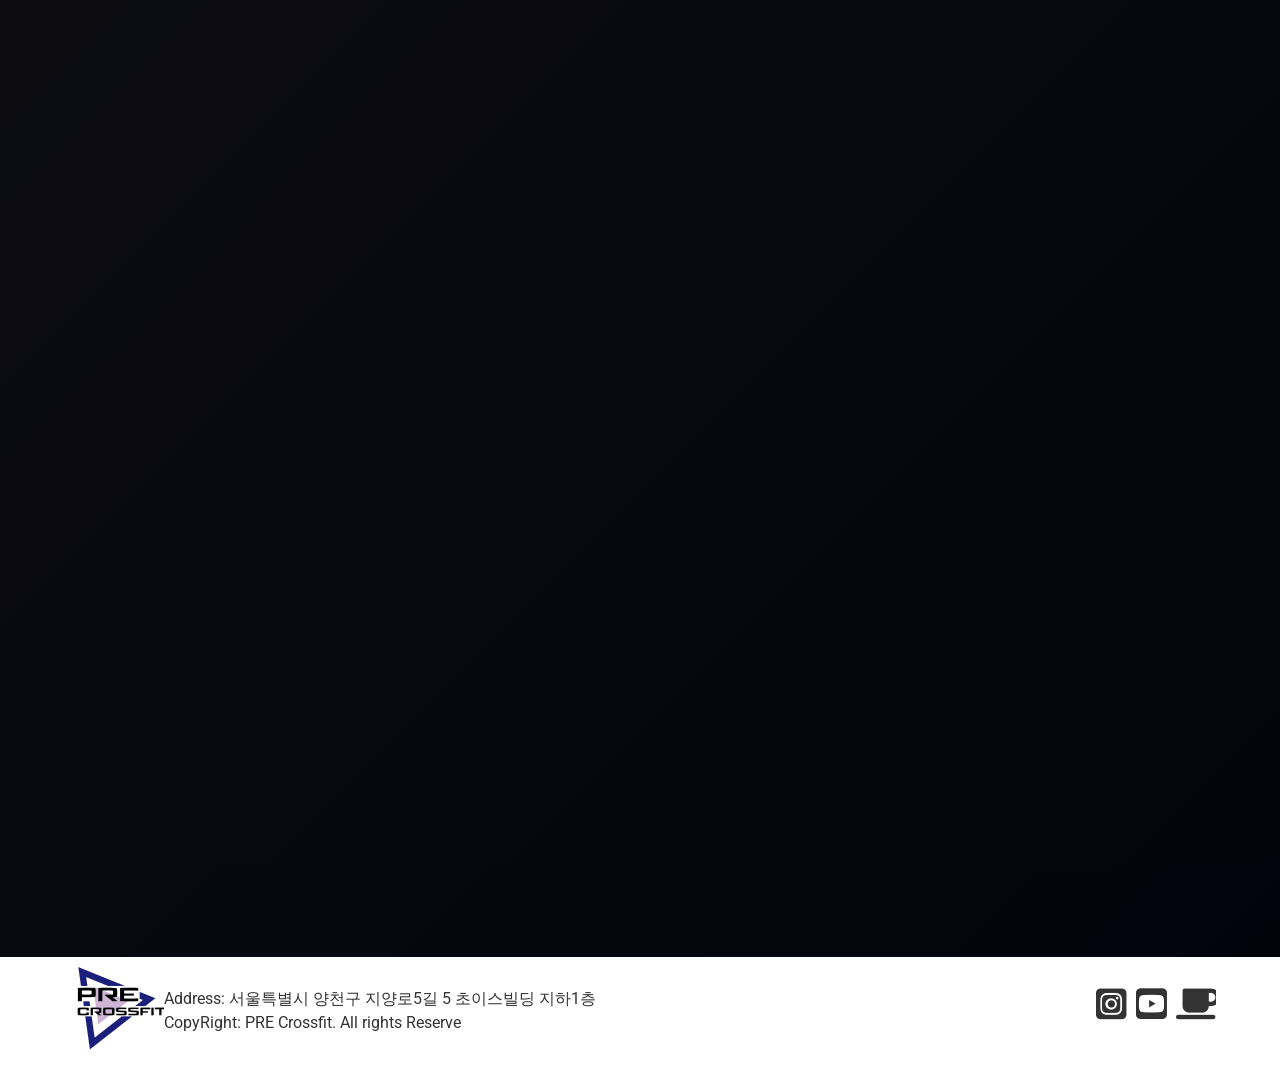
<file: sub/sub3.html>
<!DOCTYPE html>
<html lang="ko">
<head>
    <meta charset="UTF-8">
    <meta name="viewport" content="width=device-width, initial-scale=1.0">
    <title>Multimedia</title>

    <link rel="shortcut icon"  type="image/x-icon"  href="../favicon.ico">
    <link rel="apple-touch-icon-precomposed" href="../app_icon.png">
    <link rel="apple-touch-startup-image" href="../startup.png">
    
    <link rel="stylesheet" href="https://fonts.googleapis.com/css2?family=Material+Symbols+Outlined:opsz,wght,FILL,GRAD@20..48,100..700,0..1,-50..200" />
    <link rel="stylesheet" href="https://cdnjs.cloudflare.com/ajax/libs/font-awesome/6.7.1/css/all.min.css" integrity="sha512-5Hs3dF2AEPkpNAR7UiOHba+lRSJNeM2ECkwxUIxC1Q/FLycGTbNapWXB4tP889k5T5Ju8fs4b1P5z/iB4nMfSQ==" crossorigin="anonymous" referrerpolicy="no-referrer" />
    <link rel="stylesheet" href="../css/aos.css">
    <link rel="stylesheet" href="../css/common.css">
    <link rel="stylesheet" href="../css/sub3.css">
</head>
<body>
    <div id="skipNav">
        <a href="#content">본문바로가기</a>
        <a href="#gnb">네비게이션바로가기</a>
    </div>

    <div id="wrap">
        <div class="videoBox">
            <!-- <video autoplay loop muted id="videoBG"></video> -->
            <img src="../images/sub3_big.jpg" id="imgBG" alt="Coach background image">
            <div class="scroll-indicator">
                <a class="down" href="#">
                    <span>SCROLL DOWN</span>
                    <div class="scrolldown-btn"></div>
                </a>
            </div>
        </div>
        <header id="headerArea">
            <div class="headerInner">
                <h1 class="logo">
                  <a href="../index.html">
                      PRE Crossfit
                  </a>
                </h1>
                  <a href="#" class="menuOpen"><span class="hidden">메뉴열기</span><i class="fa fa-bars" aria-hidden="true"></i></a>
                  <div class="box"></div>
                <nav id="gnb">
                     <h2 class="hidden">네비게이션영역</h2> 
                     <ul>
                          <li><h3><a href="./sub1.html?num=1">About</a></h3></li>
                          <li><h3><a href="./sub2.html?num=2">Program</a></h3></li>
                          <li><h3><a href="./sub3.html?num=3">Multimedia</a></h3></li>
                          <li><h3><a href="./sub4.html?num=4">Membership</a></h3></li>
                          <li><h3><a href="./sub5.html?num=5">Contact</a></h3></li>
                          <!-- <li class="signlog">
                              <h3><a href="../Login.html" onclick="navigateTo('login')">로그인</a></h3>
                          </li>
                          <li class="signlog"><h3><a href="../Signup.html" onclick="navigateTo('signup')">회원가입</a></h3></li> -->
                     </ul>
                     <a href="#" class="close"><span class="hidden">메뉴닫기</span><i class="fa-solid fa-xmark"></i></a>
                </nav>
              </div>
        </header>

        <article id="content">
            <h2>Multimedia</h2>
            <h3 data-aos="fade-up">Video</h3>
            <p data-aos="fade-down">CrossFit is the world’s leading platform for improving health and performance.</p>
            <p data-aos="fade-down"> The program can be modified to welcome people of all ages and abilities and millions of people have already experienced CrossFit’s transformational benefits in more than 13,000 affiliated gyms across 158 countries.
            </p>
            <div class="container">
                <div class="video_box">
                    <iframe class="video" src="https://www.youtube.com/embed/Ty14ogq_Vok?si" frameborder="0" allowfullscreen></iframe>
                    <div class="text">Clean Basics for Beginners</div>
                </div>
                <div class="video_box">
                    <iframe class="video" src="https://www.youtube.com/embed/9xQp2sldyts?si" frameborder="0" allowfullscreen></iframe>
                    <div class="text">Snatch Basics for Beginners</div>
                </div>
                <div class="video_box">
                    <iframe class="video" src="https://www.youtube.com/embed/2bm7_bCcBy8?si" frameborder="0" allowfullscreen></iframe>
                    <div class="text">Dip Squats</div>
                </div>
                <div class="video_box">
                    <iframe class="video" src="https://www.youtube.com/embed/dBXnS-c5r0Q?si" frameborder="0" allowfullscreen></iframe>
                    <div class="text">DeadLift Basics for Beginners</div>
                </div>
            </div>
            <h3 data-aos="fade-up">Gallery</h3>
            <div class="masonry">
                <div class="grid">
                    <div class="grid-sizer"></div>
                    <div class="grid-item" data-aos="fade-up">
                        <img src="../images/sub3/s3-emma.jpg" alt="Emma Lawson">
                        <h2>Emma Lawson</h2>
                        <p>Clean and Jerk: 240lb</p>
                        <p>Snatch: 192lb</p>
                        <p>Deadlift: 345lb</p>
                        <p>Back Squat: 315lb</p>
                    </div>
                    <div class="grid-item" data-aos="fade-up">
                        <img src="../images/sub3/s3-roman.jpg" alt="Roman Khrennikov">
                        <h2>Roman Khrennikov</h2>
                        <p>Clean and Jerk 370lb</p>
                        <p>Snatch 280lb</p>
                        <p>Deadlift 260kg</p>
                        <p>Back Squat 215kg</p>
                    </div>
                    <div class="grid-item" data-aos="fade-up">
                        <img src="../images/sub3/s3-alexis.jpg" alt="Alexis Raptis">
                        <h2>Alexis Raptis</h2>
                        <p>(born Jan 15th, 1999) is an American</p>
                        <p>2024 CrossFit Games Would Rank 6</p>
                    </div>
                    <div class="grid-item" data-aos="fade-up">
                        <img src="../images/sub3/s3-guilherme.jpg" alt="Guilherme Malheiros">
                        <h2>Guilherme Malheiros</h2>
                        <p>Clean and Jerk 395lb</p>
                        <p>Snatch 310lb</p>
                        <p>Deadlift 535lb</p>
                        <p>Back Squat 232kg</p>
                    </div>
                    <div class="grid-item" data-aos="fade-up">
                        <img src="../images/sub3/s3-justin.jpg" alt="Justin Medeiros">
                        <h2>Justin Medeiros</h2>
                    </div>
                    <div class="grid-item" data-aos="fade-up">
                        <img src="../images/sub3/s3-adler.jpg" alt="Jeffrey Adler">
                        <h2>Jeffrey Adler</h2>
                        <p>Clean and Jerk 377 lb</p>
                        <p>Snatch 290 lb</p>
                        <p>Deadlift 567 lb</p>
                        <p>Back Squat 475 lb</p>
                    </div>
                    <div class="grid-item" data-aos="fade-up">
                        <img src="../images/sub3/s3-shelby.jpg" alt="Shelby Neal">
                        <h2>Shelby Neal</h2>
                        <p>Clean and Jerk 255 lb</p>
                        <p>Snatch 200 lb</p>
                        <p>Deadlift 365 lb</p>
                        <p>Back Squat 325 lb</p>
                    </div>
                    <div class="grid-item" data-aos="fade-up">
                        <img src="../images/sub3/s3-tia.jpg" alt="Tia-Clair Toomey-Orr">
                        <h2>Tia-Clair Toomey-Orr</h2>
                        <p>(born 22 July 1993) is an Australian</p>
                        <p>Clean and Jerk 111 kg</p>
                        <p>Snatch 87 kg</p>
                        <p>Deadlift 178 kg</p>
                        <p>Back Squat 150 kg</p>
                    </div>
                    <div class="grid-item" data-aos="fade-up">
                        <img src="../images/sub3/s3-vellor.jpg" alt="Patrick Vellner">
                        <h2>Patrick Vellner</h2>
                        <p>Clean and Jerk 355 lb</p>
                        <p>Snatch 290 lb</p>
                        <p>Deadlift 595 lb</p>
                        <p>Back Squat 455 lb</p>
                    </div>
                    <div class="grid-item" data-aos="fade-up">
                        <img src="../images/sub3/s3-daniel.jpg" alt="Danielle Brandon">
                        <h2>Danielle Brandon</h2>
                        <p>Clean and Jerk 240lb</p>
                        <p>Snatch 210lb</p>
                        <p>2024 CrossFit Games Would Rank 7</p>
                    </div>
                </div>
            </div>

        </article>
        
        <footer id="footerArea">
            <div class="topMove">
                <div> <img src="../topbutton.png" alt=""></div>
            </div>
            <div>
                <img src="../images/footer/footer_logo.png" alt="로고">
                <div>
                    <p>Address: 서울특별시 양천구 지양로5길 5 초이스빌딩 지하1층</p>
                    <p>CopyRight: PRE Crossfit. All rights Reserve</p>
                
                </div>
                <ul>
                    <li><a href="https://www.instagram.com/crossfit_pre/" target="_blank" rel="noopener noreferrer" aria-label="Instagram"><i class="fa-brands fa-square-instagram" aria-hidden="true"></i></a></li>
                    <li><a href="https://www.youtube.com/watch?v=gyadXQBCkFo" target="_blank" rel="noopener noreferrer" aria-label="YouTube"><i class="fa-brands fa-square-youtube" aria-hidden="true"></i></a></li>
                    <li><a href="https://cafe.naver.com/browncav6u" target="_blank" rel="noopener noreferrer" aria-label="네이버 카페"><i class="fa-solid fa-mug-saucer" aria-hidden="true"></i></a></li>
                </ul>
            </div>	

        </footer>
    </div>
<script src="../js/jquery-1.12.4.min.js"></script>
<script src="../js/jquery-migrate-1.4.1.min.js"></script>
<script src="../js/common.js"></script>
<script src="../js/sub_img_back.js"></script>
<script src="../js/imagesloaded.pkgd.js"></script>
<script src="../js/masonry.pkgd.min.js"></script>
<script src="../js/galley.js"></script>
<script src="../js/aos.js"></script>
<script>
    AOS.init({
      easing: 'ease-in-out-sine'
    });
</script>
    
</body>
</html>
</file>
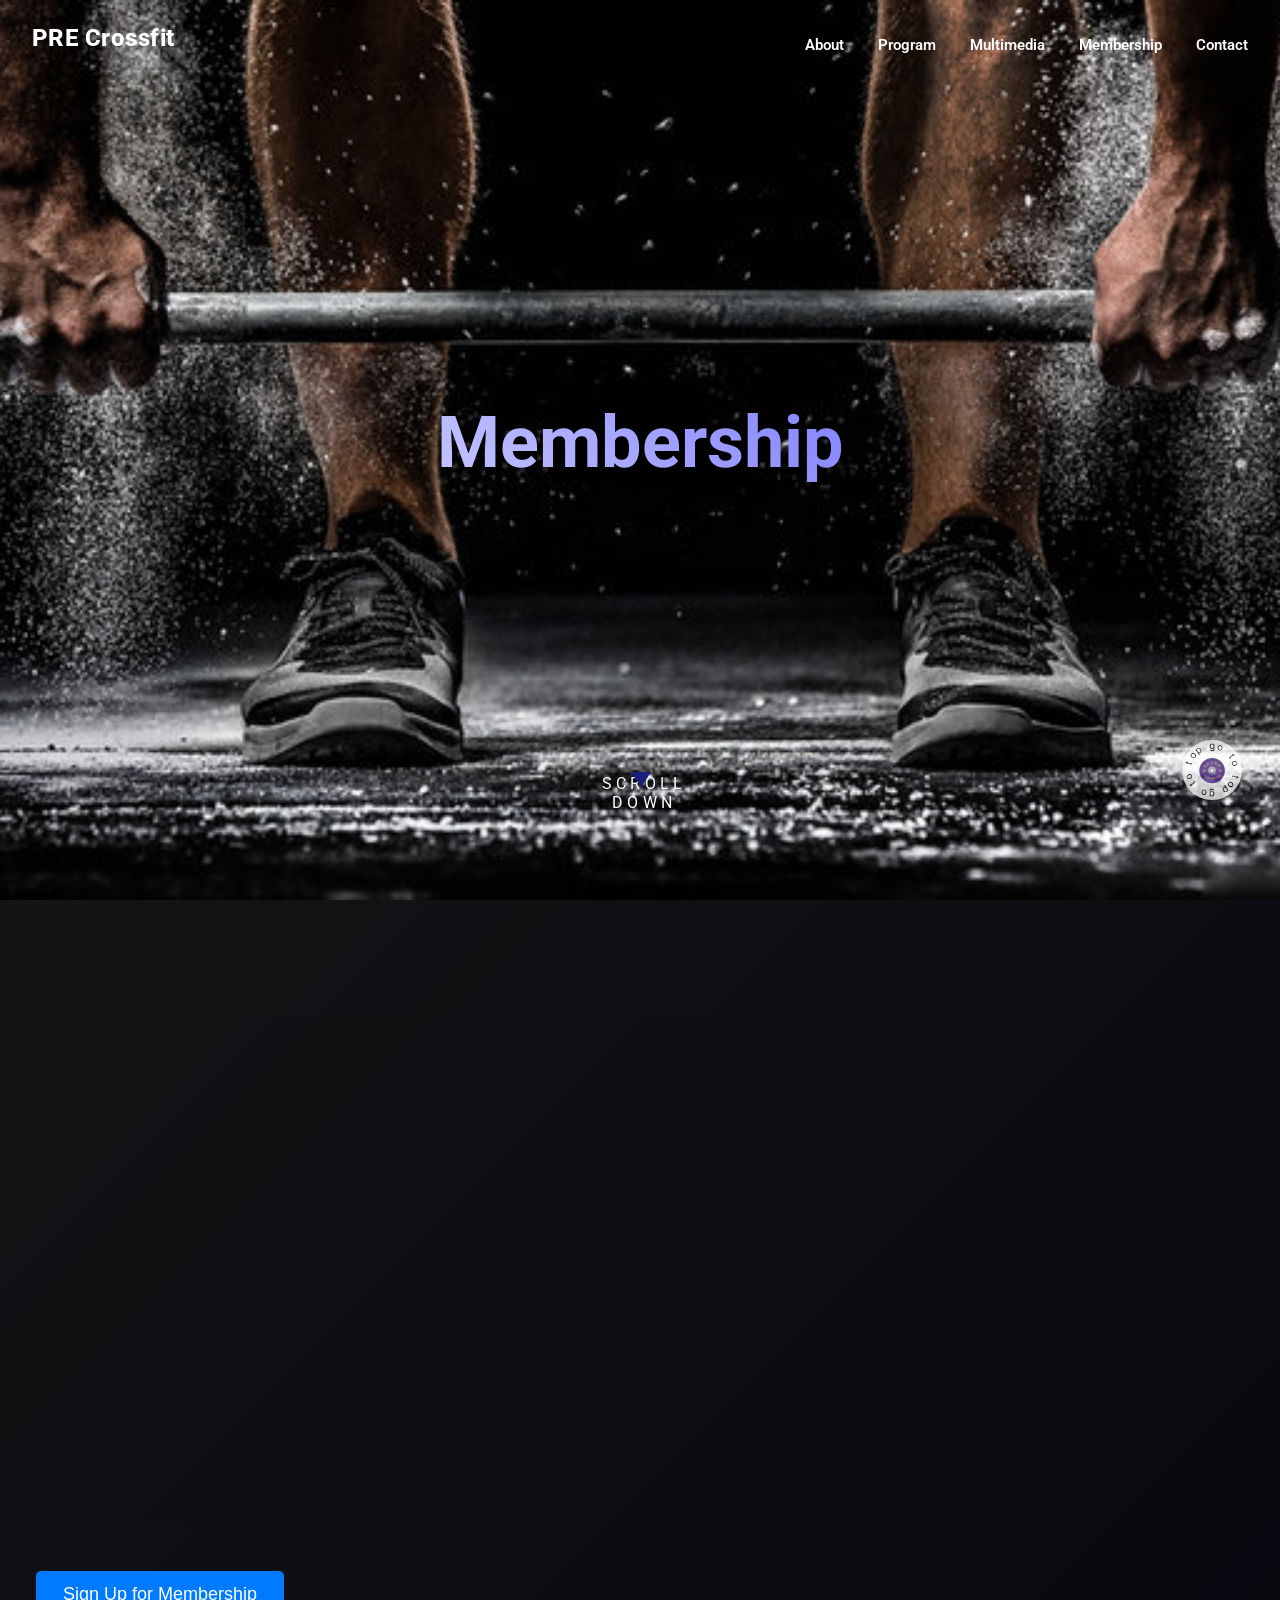
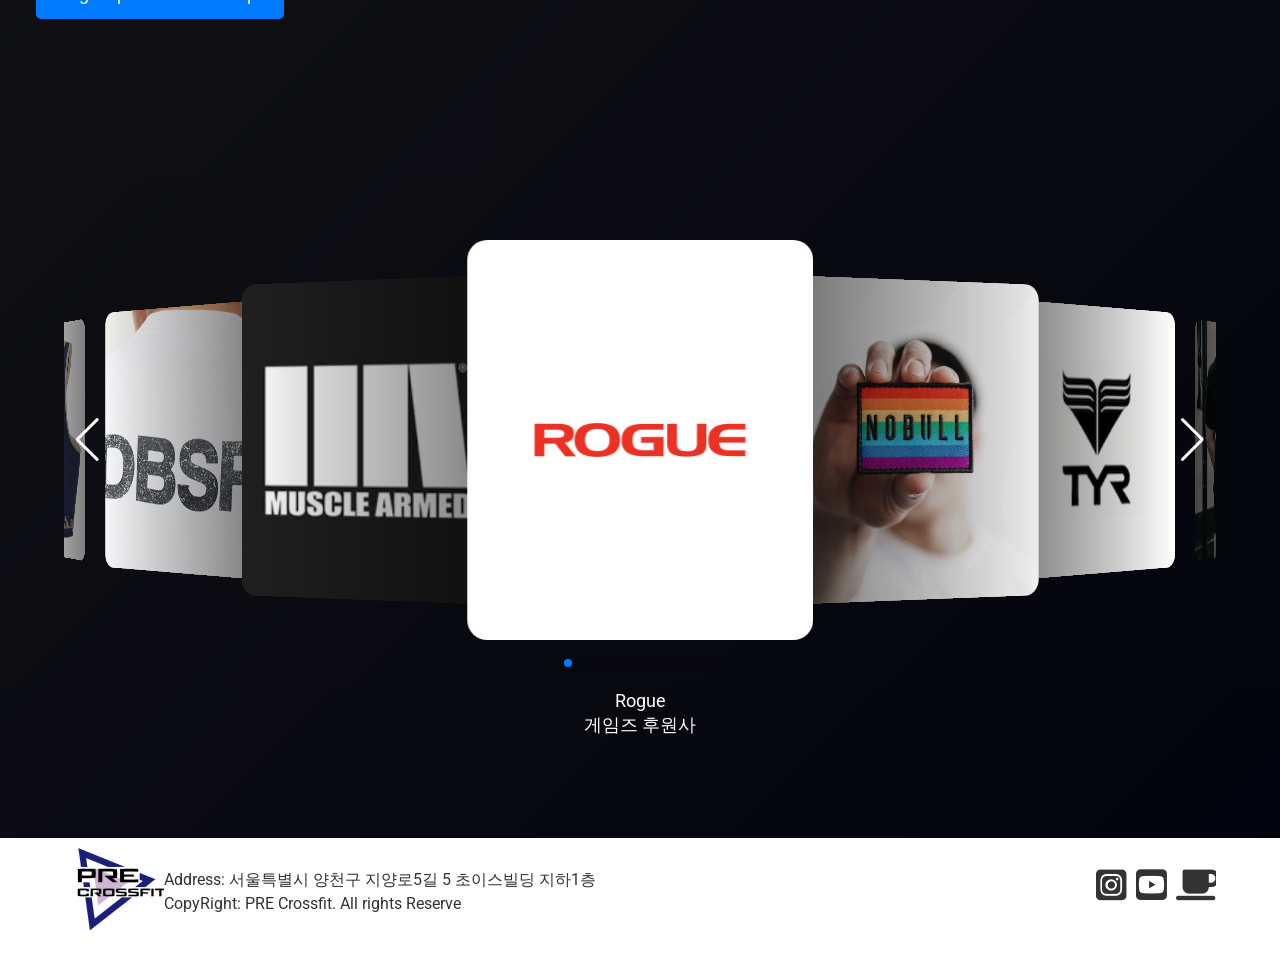
<file: sub/sub4.html>
<!DOCTYPE html>
<html lang="ko">
<head>
    <meta charset="UTF-8">
    <meta name="viewport" content="width=device-width, initial-scale=1.0">
    <title>Membership</title>

    <link rel="shortcut icon"  type="image/x-icon"  href="../favicon.ico">
    <link rel="apple-touch-icon-precomposed" href="../app_icon.png">
    <link rel="apple-touch-startup-image" href="../startup.png">
    
    <link rel="stylesheet" href="https://fonts.googleapis.com/css2?family=Material+Symbols+Outlined:opsz,wght,FILL,GRAD@20..48,100..700,0..1,-50..200" />
    <link rel="stylesheet" href="https://cdnjs.cloudflare.com/ajax/libs/font-awesome/6.7.1/css/all.min.css" integrity="sha512-5Hs3dF2AEPkpNAR7UiOHba+lRSJNeM2ECkwxUIxC1Q/FLycGTbNapWXB4tP889k5T5Ju8fs4b1P5z/iB4nMfSQ==" crossorigin="anonymous" referrerpolicy="no-referrer" />
    <link rel="stylesheet" href="../css/swiper.min.css">
    <link rel="stylesheet" href="../css/aos.css">
    <link rel="stylesheet" href="../css/magnific-popup.css">
    <link rel="stylesheet" href="../css/common.css">
    <link rel="stylesheet" href="../css/sub4.css">

</head>
<body>
    <div id="skipNav">
        <a href="#content">본문바로가기</a>
        <a href="#gnb">네비게이션바로가기</a>
    </div>

    <div id="wrap">
        <div class="videoBox">
            <!-- <video autoplay loop muted id="videoBG"></video> -->
            <img src="../images/sub4_big.jpg" id="imgBG" alt="Coach background image">
            <div class="scroll-indicator">
                <a class="down" href="#">
                    <span>SCROLL DOWN</span>
                    <div class="scrolldown-btn"></div>
                </a>
            </div>
        </div>
        <header id="headerArea">
            <div class="headerInner">
                <h1 class="logo">
                  <a href="../index.html">
                      PRE Crossfit
                  </a>
                </h1>
                  <a href="#" class="menuOpen"><span class="hidden">메뉴열기</span><i class="fa fa-bars" aria-hidden="true"></i></a>
                  <div class="box"></div>
                <nav id="gnb">
                     <h2 class="hidden">네비게이션영역</h2> 
                     <ul>
                          <li><h3><a href="./sub1.html?num=1">About</a></h3></li>
                          <li><h3><a href="./sub2.html?num=2">Program</a></h3></li>
                          <li><h3><a href="./sub3.html?num=3">Multimedia</a></h3></li>
                          <li><h3><a href="./sub4.html?num=4">Membership</a></h3></li>
                          <li><h3><a href="./sub5.html?num=5">Contact</a></h3></li>
                          <!-- <li class="signlog">
                              <h3><a href="../Login.html" onclick="navigateTo('login')">로그인</a></h3>
                          </li>
                          <li class="signlog"><h3><a href="../Signup.html" onclick="navigateTo('signup')">회원가입</a></h3></li> -->
                     </ul>
                     <a href="#" class="close"><span class="hidden">메뉴닫기</span><i class="fa-solid fa-xmark"></i></a>
                </nav>
              </div>
        </header>
<article id="content">
    <h2>Membership</h2>
    <section class="membership-detail">
        <h3 data-aos="fade-up">Membership Details</h3>
        <div class="membership-intro">
            <!-- <h4>PRE CrossFit Membership</h4> -->
            <p data-aos="fade-down">
                At PRE CrossFit, we offer a free trial session for those who have never experienced CrossFit before. <br>
                Join us and see what CrossFit is all about!
            </p>
        </div>
        
        <div class="membership-types">
            <div class="membership-item" data-aos="fade-right" data-aos-duration="2000">
                <img src="../images/sub4/1.jpg" class="default-img" alt="Default Image">
                <h4>Free Trial</h4>
                <p>All first-timers are welcome to try a session for free!</p>
            </div>
            <div class="membership-item" data-aos="fade-right" data-aos-duration="1500">
                <img src="../images/sub4/2.jpg"  class="default-img" alt="Default Image">
                <h4>Drop-In</h4>
                <p>Drop-in sessions allow for individual workouts outside of class times.</p>
                <strong>price: 20,000</strong>
            </div>
            <div class="membership-item" data-aos="fade-right" data-aos-duration="1000">
                <img src="../images/sub4/3.jpg"  class="default-img" alt="Default Image">
                <h4>10-Class Pack</h4>
                <p>Valid for 3 months. All 10 sessions must be used within the period.</p>
                <strong>price: 200,000</strong>
            </div>
            <div class="membership-item" data-aos="fade-right" data-aos-duration="500">
                <img src="../images/sub4/4.jpg"  class="default-img" alt="Default Image">
                <h4>Monthly Membership</h4>
                <p>One-month membership with no holds unless exceptional circumstances apply.</p>
                <strong>price: 180,000</strong>
            </div>
        </div>
    
        <a href="#" class="cta-button">Sign Up for Membership</a>
    </section>

     <!-- Swiper -->
  <section class="store_box">
    <h3 data-aos="fade-up">STORE</h3>
    <p data-aos="fade-down">아래 이미지를 클릭 혹은 터치하시면 <br> 해당 쇼핑몰로 이동합니다.</p>

    <div class="swiper-container">
        <ul class="swiper-wrapper" >
            <li class="swiper-slide" style="background-image:url(../images/sub4/store1.jpg)">
                <a href="https://www.roguefitness.com/"></a>
            </li>
            <li class="swiper-slide" style="background-image:url(../images/sub4/store2.jpg)">
                <a href="https://www.nobullproject.com/"></a>
            </li>
            <li class="swiper-slide" style="background-image:url(../images/sub4/store3.jpg)">
                <a href="https://www.tyr.com/"></a>
            </li>
            <li class="swiper-slide" style="background-image:url(../images/sub4/store4.jpg)">
                <a href="https://khakigrado.com/index.html"></a>
            </li>
            <li class="swiper-slide" style="background-image:url(../images/sub4/store5.jpg)">
                <a href="https://limelightapparel.co.kr/index.html"></a>
            </li>
            <li class="swiper-slide" style="background-image:url(../images/sub4/store6.jpg)">
                <a href="https://wodfriendskorea.com/"></a>
            </li>
            <li class="swiper-slide" style="background-image:url(../images/sub4/store7.jpg)">
                <a href="https://fittersworld.cafe24.com/"></a>
            </li>
            <li class="swiper-slide" style="background-image:url(../images/sub4/store8.jpg)">
                <a href="https://bluegrain.kr/index.html"></a>
            </li>
            <li class="swiper-slide" style="background-image:url(../images/sub4/store9.jpg)">
                <a href="https://dumbstruck.kr/"></a>
            </li>
            <li class="swiper-slide" style="background-image:url(../images/sub4/store10.jpg)">
                <a href="https://musclearmed.com/"></a>
            </li>
        </ul>
        <!-- Add Pagination -->
        <div class="swiper-pagination"></div>
        <div class="swiper-button-next"></div>
        <div class="swiper-button-prev"></div>
    </div>

    <div id="text"></div>

  </section>
    
</article>
    
	<footer id="footerArea">
		<div class="topMove">
			<div> <img src="../topbutton.png" alt=""></div>
		</div>
		<div>
			<img src="../images/footer/footer_logo.png" alt="로고">
			<div>
				<p>Address: 서울특별시 양천구 지양로5길 5 초이스빌딩 지하1층</p>
				<p>CopyRight: PRE Crossfit. All rights Reserve</p>
				
			</div>
			<ul>
				<li><a href="https://www.instagram.com/crossfit_pre/" target="_blank" rel="noopener noreferrer" aria-label="Instagram"><i class="fa-brands fa-square-instagram" aria-hidden="true"></i></a></li>
				<li><a href="https://www.youtube.com/watch?v=gyadXQBCkFo" target="_blank" rel="noopener noreferrer" aria-label="YouTube"><i class="fa-brands fa-square-youtube" aria-hidden="true"></i></a></li>
				<li><a href="https://cafe.naver.com/browncav6u" target="_blank" rel="noopener noreferrer" aria-label="네이버 카페"><i class="fa-solid fa-mug-saucer" aria-hidden="true"></i></a></li>
			</ul>
		</div>	
		
		
	</footer>
 </div>
    

    <script src="../js/jquery-1.12.4.min.js"></script>
    <script src="../js/jquery-migrate-1.4.1.min.js"></script>
    <script src="../js/swiper.min.js"></script>
    <script src="../js/common.js"></script>
    <script src="../js/sub_img_back.js"></script>
    <script src="../js/membership.js"></script>
    <script src="../js/aos.js"></script>
    <script>
        AOS.init({
        easing: 'ease-in-out-sine'
        });
    </script>

    

    <!-- Initialize Swiper -->
  <script>
    var swiper = new Swiper('.swiper-container', {
      effect: 'coverflow',
      grabCursor: true,
      centeredSlides: true,
      slidesPerView: 'auto',
      loop: true,
      coverflowEffect: {
        rotate: -15,
        stretch: 0,
        depth: 300,
        modifier: 1,
        slideShadows : true,
      },
      pagination: {
        el: '.swiper-pagination',
      },
      navigation: {
        nextEl: '.swiper-button-next',
        prevEl: '.swiper-button-prev',
      }
    });

    var gdata = [
      {'title':'Rogue', 'desc':'게임즈 후원사'},
      {'title':'Nobull', 'desc':'많은 피터들의 사랑을 받고 있는 브랜드'},
      {'title':'TYR', 'desc':'크로스핏 운동화가 이쁩니다.'},
      {'title':'Khaki Grado', 'desc':'손 꼽히는 국내 브랜드'},
      {'title':'LimeLight', 'desc':'게임즈 선수들의 후원사'},
      {'title':'Wodfriends', 'desc':'아기자기 귀여워'},
      {'title':'Fitter`s World', 'desc':'다양한 장비들의 성지'},
      {'title':'Bluegrain', 'desc':'여성운동복 전문'},
      {'title':'Dumbstruck', 'desc':'머슬핏과 오버핏의 어딘가'},
      {'title':'Muscle Armed', 'desc':'팔이 커보이는 효과'}
    ];
    var text = document.getElementById('text');
    var output ='';

    output +='<dl>';
    output +='<dt>'+ gdata[0].title +'</dt>';
    output +='<dd>'+ gdata[0].desc +'</dd>';
    output +='</dt>';  
    text.innerHTML = output;

    swiper.on('transitionEnd', function() {
        //console.log(swiper.realIndex);
        var sind = swiper.realIndex;  // 0~9
        
        output ='<dl>';
        output +='<dt>'+ gdata[sind].title +'</dt>';
        output +='<dd>'+ gdata[sind].desc +'</dd>';
        output +='</dt>';  
        text.innerHTML = output;
    });
  </script>
</body>
</html>
</file>
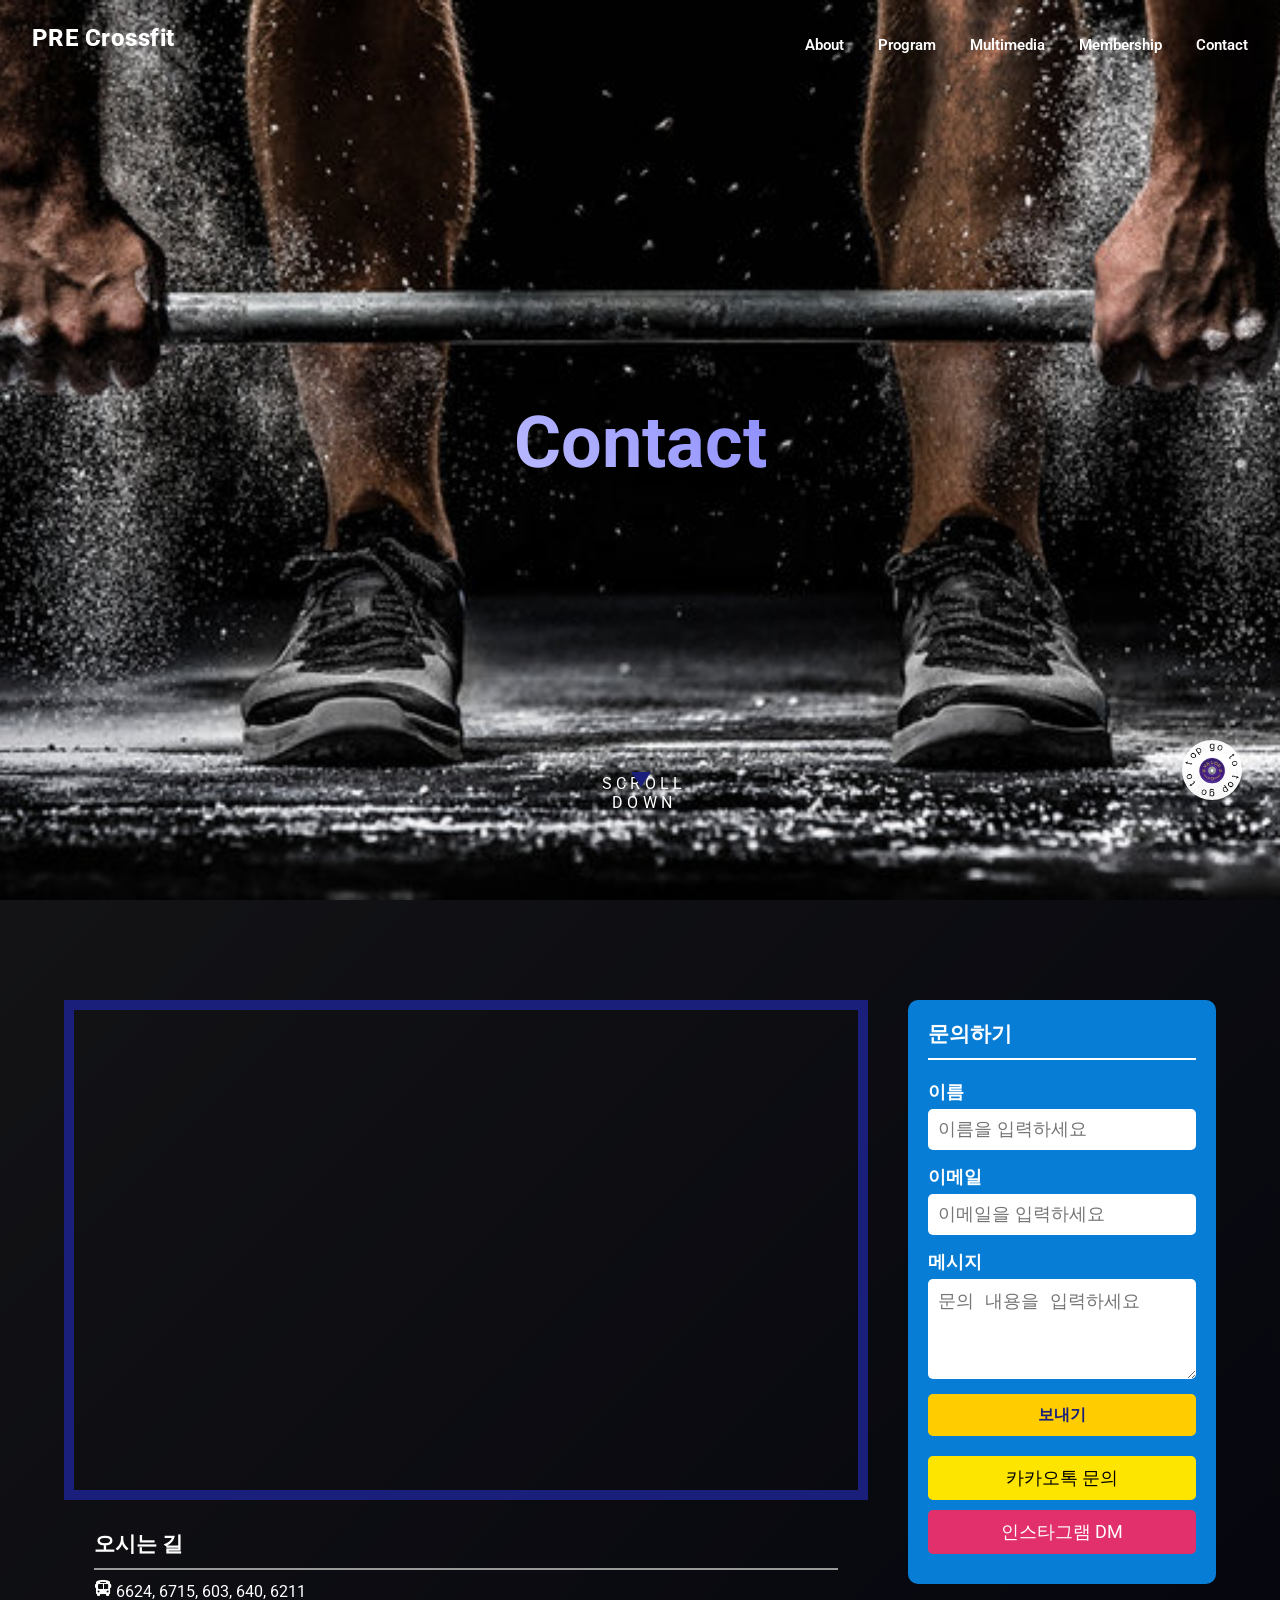
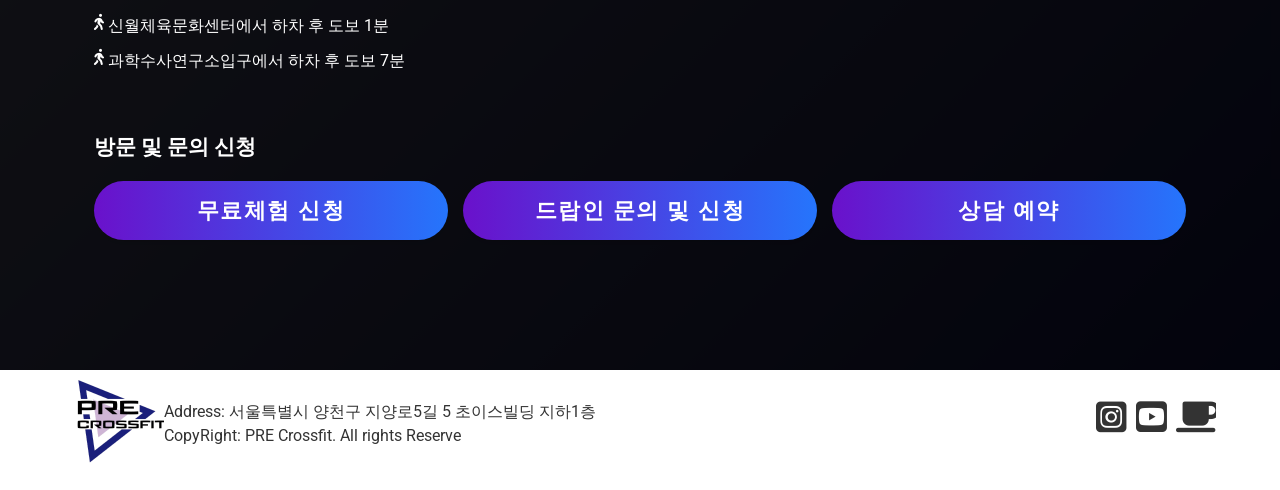
<file: sub/sub5.html>
<!DOCTYPE html>
<html lang="ko">
<head>
    <meta charset="UTF-8">
    <meta name="viewport" content="width=device-width, initial-scale=1.0">
    <title>Contact</title>
    
    <link rel="shortcut icon"  type="image/x-icon"  href="../favicon.ico">
    <link rel="apple-touch-icon-precomposed" href="../app_icon.png">
    <link rel="apple-touch-startup-image" href="../startup.png">
    
    <link rel="stylesheet" href="https://fonts.googleapis.com/css2?family=Material+Symbols+Outlined:opsz,wght,FILL,GRAD@20..48,100..700,0..1,-50..200" />
    <link rel="stylesheet" href="https://cdnjs.cloudflare.com/ajax/libs/font-awesome/6.7.1/css/all.min.css" integrity="sha512-5Hs3dF2AEPkpNAR7UiOHba+lRSJNeM2ECkwxUIxC1Q/FLycGTbNapWXB4tP889k5T5Ju8fs4b1P5z/iB4nMfSQ==" crossorigin="anonymous" referrerpolicy="no-referrer" />
    <!-- <link rel="stylesheet" href="../css/swiper.min.css">
    <link rel="stylesheet" href="../css/magnific-popup.css"> -->
    <link rel="stylesheet" href="../css/common.css">
    <link rel="stylesheet" href="../css/sub5.css">

</head>
<body>

    <div id="skipNav">
        <a href="#content">본문바로가기</a>
        <a href="#gnb">네비게이션바로가기</a>
    </div>

    <div id="wrap">
        <div class="videoBox">
            <!-- <video autoplay loop muted id="videoBG"></video> -->
            <img src="../images/sub5_big.jpg" id="imgBG" alt="Coach background image">
            <div class="scroll-indicator">
                <a class="down" href="#">
                    <span>SCROLL DOWN</span>
                    <div class="scrolldown-btn"></div>
                </a>
            </div>
        </div>
        <header id="headerArea">
            <div class="headerInner">
                <h1 class="logo">
                  <a href="../index.html">
                      PRE Crossfit
                  </a>
                </h1>
                  <a href="#" class="menuOpen"><span class="hidden">메뉴열기</span><i class="fa fa-bars" aria-hidden="true"></i></a>
                  <div class="box"></div>
                <nav id="gnb">
                     <h2 class="hidden">네비게이션영역</h2> 
                     <ul>
                          <li><h3><a href="./sub1.html?num=1">About</a></h3></li>
                          <li><h3><a href="./sub2.html?num=2">Program</a></h3></li>
                          <li><h3><a href="./sub3.html?num=3">Multimedia</a></h3></li>
                          <li><h3><a href="./sub4.html?num=4">Membership</a></h3></li>
                          <li><h3><a href="./sub5.html?num=5">Contact</a></h3></li>
                          <!-- <li class="signlog">
                              <h3><a href="../Login.html" onclick="navigateTo('login')">로그인</a></h3>
                          </li>
                          <li class="signlog"><h3><a href="../Signup.html" onclick="navigateTo('signup')">회원가입</a></h3></li> -->
                     </ul>
                     <a href="#" class="close"><span class="hidden">메뉴닫기</span><i class="fa-solid fa-xmark"></i></a>
                </nav>
              </div>
        </header>

        <article id="content">
            <h2>Contact</h2>
            <div class="container">
                <div class="left">
                    <iframe src="https://www.google.com/maps/embed?pb=!1m18!1m12!1m3!1d3164.463438626996!2d126.83126327706309!3d37.52057137205056!2m3!1f0!2f0!3f0!3m2!1i1024!2i768!4f13.1!3m3!1m2!1s0x357c9d8eb562e5cf%3A0x3fb7635aec2ccd39!2z7ZSE66as7YGs66Gc7Iqk7ZWP!5e0!3m2!1sko!2skr!4v1735544805805!5m2!1sko!2skr" allowfullscreen="" loading="lazy" referrerpolicy="no-referrer-when-downgrade"></iframe>
                    <div>
                        <h3>오시는 길</h3>
                        <p>
                            <i class="fa-solid fa-bus"></i>
                            6624, 6715, 603, 640, 6211
                        </p>
                        <p>
                            <i class="fa-solid fa-person-walking"></i>
                            신월체육문화센터에서 하차 후 도보 1분
                        </p>
                        <p>
                            <i class="fa-solid fa-person-walking"></i>
                            과학수사연구소입구에서 하차 후 도보 7분
                        </p>
                    </div>
                </div>
                <div class="right">
                    <h3>문의하기</h3>
                    <form action="#" method="post">
                        <label for="name">이름</label>
                        <input type="text" id="name" name="name" placeholder="이름을 입력하세요" required>
        
                        <label for="email">이메일</label>
                        <input type="email" id="email" name="email" placeholder="이메일을 입력하세요" required>
        
                        <label for="message">메시지</label>
                        <textarea id="message" name="message" placeholder="문의 내용을 입력하세요" rows="4" required></textarea>
        
                        <button type="submit">보내기</button>
                    </form>
                    
                    <div class="social-contact">
                        <a href="https://open.kakao.com/o/swyrcU7g" target="_blank" class="kakao-link">카카오톡 문의</a>
                        <a href="https://www.instagram.com/direct/t/17847299333754451" target="_blank" class="instagram-link">인스타그램 DM</a>
                    </div>
                </div>
              </div>
              <div class="contact-form">
                <h3>방문 및 문의 신청</h3>
                <div class="buttons">
                    <button class="modern-button" id="free-trial-btn">무료체험 신청</button>
                    <button class="modern-button" id="drop-in-btn">드랍인 문의 및 신청</button>
                    <button class="modern-button" id="consult-btn">상담 예약</button>
                    
                </div>
            </div>
            <div id="popup" class="popup hidden" aria-hidden="true">
                <div class="popup-content">
                    <button type="button" id="close-popup" class="close" aria-label="팝업 닫기">&times;</button>
                    <div id="popup-form"></div>
                </div>
            </div>
        </article>
        


	<footer id="footerArea">
		<div class="topMove">
			<div> <img src="../topbutton.png" alt="맨 위로 이동"></div>
		</div>
		<div>
			<img src="../images/footer/footer_logo.png" alt="로고">
			<div>
				<p>Address: 서울특별시 양천구 지양로5길 5 초이스빌딩 지하1층</p>
				<p>CopyRight: PRE Crossfit. All rights Reserve</p>
				
			</div>
			<ul>
				<li><a href="https://www.instagram.com/crossfit_pre/" target="_blank" rel="noopener noreferrer" aria-label="Instagram"><i class="fa-brands fa-square-instagram" aria-hidden="true"></i></a></li>
				<li><a href="https://www.youtube.com/watch?v=gyadXQBCkFo" target="_blank" rel="noopener noreferrer" aria-label="YouTube"><i class="fa-brands fa-square-youtube" aria-hidden="true"></i></a></li>
				<li><a href="https://cafe.naver.com/browncav6u" target="_blank" rel="noopener noreferrer" aria-label="네이버 카페"><i class="fa-solid fa-mug-saucer" aria-hidden="true"></i></a></li>
			</ul>
		</div>	
		
		
	</footer>
    </div>

    <script src="../js/jquery-1.12.4.min.js"></script>
    <script src="../js/jquery-migrate-1.4.1.min.js"></script>
    <script src="../js/common.js"></script>
    <script src="../js/sub_img_back.js"></script>
    <script src="../js/contact_popup.js"></script>
    <script src="../js/contactForm.js"></script>
    
    
</body>
</html>
</file>
<file: css/common.css>
/* Reset CSS  */
@import url('https://fonts.googleapis.com/css2?family=Noto+Sans+KR:wght@100;300;400;500;700&display=swap');
/* font-family: 'Noto Sans KR', sans-serif; */
@import url('https://fonts.googleapis.com/css2?family=Roboto:wght@100;300;400;500;700&display=swap');
/* font-family: 'Roboto', sans-serif; */



:root{
    --h3-color:#fff;
    --h3-font-size:3rem;
    --sec1-back-color: #1A1F7C;;
    --h3-padding:30px 0;

    --moreBtn-color:#1a1f7c;
    --moreBtn-border: 1px solid skyblue;
    --moreBtn-width: 150px;
    --moreBtn-text-align: center;
    --moreBtn-border-radius: 20px;
    --moreBtn-margin: 30px auto 0;
    --moreBtn-display: block;
    --moreBtn-padding: 10px 5px;
    background: linear-gradient(135deg, rgb(255 255 255 / 70%), #1a1f7c);
    background-clip: unset;
    -webkit-background-clip: border-box;

}

* { margin:0; padding:0; border:0; outline:0; vertical-align:top;
-webkit-text-size-adjust:none;  }
html{font-size: 18px;}
body {font-family:'Roboto', sans-serif; color:#333;}
article, aside, details, figcaption, figure, footer, header, hgroup, menu, nav, section { display:block; }
ul, ol, dl { list-style:none; }
img, video {border:0; vertical-align:top; }
a{color:#333;text-decoration:none; display: block; }

table { border-collapse:collapse; border-spacing:0; }
input, select { vertical-align:top; }
label { cursor:pointer; }
.blind,legend,hr,caption { display:block; overflow:hidden; position:absolute; top:0; left:-1000em; }
i,em,address { font-style:normal; font-weight:normal; }
p,li,dd{ line-height:1.5em}
.hidden {
  display: block;
  position: absolute;
  left: -1000%;
  top: 0;
  width: 1px;
  height: 1px;
  overflow: hidden;
  color: #fff;
}

#skipNav {
  position: absolute;
  width: 1px;
  height: 1px;
  overflow: hidden;
}

#skipNav a {
  display: block;
  position: absolute;
  left: -1000%;
  top: 0;
  width: 1px;
  height: 1px;
  overflow: hidden;
  color: #fff;
}

#skipNav a:focus {
  left: 16px;
  top: 16px;
  z-index: 2000;
  width: auto;
  height: auto;
  padding: 12px 18px;
  border-radius: 8px;
  background: #1a1f7c;
  color: #fff;
  font-weight: 700;
  outline: 3px solid #fff;
}
div, section{box-sizing: border-box;}

/* 헤더 공통 영역 */
#wrap{width:100%; overflow: hidden}
/* #headerArea{position:fixed; z-index: 100; height: 100px;
    left:0; top: 0;
    width: 100%;
    background: rgba(255,255,255,.4);
   transition: all .5s;
}	

#headerArea	.headerInner{width: 90%; margin: 0 5%;
     overflow: hidden; height: 100%;}

#headerArea a{color: #333; text-decoration: none}	
#headerArea .logo{width: 100px; height: 100px; float: left; }
#headerArea .logo a{width: 100px; height: 100px; text-indent: -999px; overflow: hidden; background: url(../images/header/Mask\ group.png) no-repeat; background-size: cover;  }

#headerArea .headerInner .menuOpen{font-size: 2em;
    color: #333;
    position: absolute;
    top: 15px;
    right: 20px;
    display: none;
    font-size:2em; color:#333;
    position:absolute; top:15px; right:20px; display:none
}
#headerArea #gnb{float: right;}
#headerArea #gnb ul{overflow: hidden; 
    display: flex;
    width: 100%;
    gap: 35px;
    margin-top: 30px;
}
#headerArea #gnb ul li{border-bottom: 3px solid transparent;
    text-align:center;transition: all .3s;}
#headerArea #gnb ul li:hover{border-bottom: 3px solid #1A1F7C;
    
}
#headerArea #gnb ul li:hover a{color: #1A1F7C;
    
}
#headerArea #gnb ul li a{text-decoration: none; padding: 10px 0;
    transition: all .3s;}
#headerArea #gnb ul .signlog{font-size: .7rem; display: flex; gap: 2px; 
    margin-right: unset;}
#headerArea #gnb ul .signlog a{display: block; padding: 6px 6px;
    text-align: center; border-radius: 7px; transition: .3s;
    }
#headerArea #gnb ul .signlog:hover{background: #000; border-radius: 7px;background: #1A1F7C;}
#headerArea #gnb ul .signlog:hover a{color: #fff;} */
#headerArea {
    position: fixed;
    top: 0;
    left: 0;
    width: 100%;
    z-index: 1000;
    background: transparent;
    transition:
      background-color 0.3s ease,
      box-shadow 0.3s ease,
      backdrop-filter 0.3s ease;
  }
  
  #headerArea.scrolled {
    background: rgba(12, 12, 12, 0.78);
    backdrop-filter: blur(12px);
    box-shadow: 0 8px 24px rgba(0, 0, 0, 0.18);
  }
  
  .headerInner {
    max-width: 1280px;
    margin: 0 auto;
    padding: 24px 32px;
    display: flex;
    align-items: center;
    justify-content: space-between;
    transition: padding 0.3s ease;
  }
  
  #headerArea.scrolled .headerInner {
    padding: 16px 32px;
  }
  
  .logo a {
    display: inline-block;
    color: #fff;
    font-size: 24px;
    font-weight: 800;
    text-decoration: none;
    letter-spacing: 0.02em;
  }
  
  #gnb ul {
    display: flex;
    align-items: center;
    gap: 34px;
    margin: 0;
    padding: 0;
    list-style: none;
  }
  
  #gnb li h3 {
    margin: 0;
  }
  
  #gnb li a {
    position: relative;
    display: inline-block;
    color: #fff;
    font-size: 15px;
    font-weight: 600;
    text-decoration: none;
    padding: 6px 0;
    transition: opacity 0.25s ease;
  }
  
  #gnb li a::after {
    content: "";
    position: absolute;
    left: 0;
    bottom: -2px;
    width: 0;
    height: 2px;
    background: #fff;
    transition: width 0.25s ease;
  }
  
  #gnb li a:hover::after,
  #gnb li a:focus::after {
    width: 100%;
  }
  
  #gnb li a:hover,
  #gnb li a:focus {
    opacity: 0.85;
  }

  #gnb li a.active {
    color: #9da1f0;
    opacity: 1;
  }

  #gnb li a.active::after {
    width: 100%;
    background: #9da1f0;
  }
  
  .menuOpen,
  .close {
    color: #fff;
    text-decoration: none;
  }
  
  .menuOpen {
    display: none;
    font-size: 24px;
    line-height: 1;
  }
  
  .close {
    display: none;
  }
  
  .box {
    display: none;
    opacity: 0;
  }
  
  @media (max-width: 1024px) {
    .headerInner {
      padding: 20px 24px;
    }
  
    #headerArea.scrolled .headerInner {
      padding: 14px 24px;
    }
  
    #gnb ul {
      gap: 24px;
    }
  }
  
  @media (max-width: 768px) {
    .menuOpen {
      display: block;
      z-index: 1101;
    }
  
    #gnb {
      position: fixed;
      top: 0;
      right: -100%;
      opacity: 0;
      width: min(82vw, 360px);
      height: 100vh;
      background: rgba(10, 10, 10, 0.96);
      backdrop-filter: blur(10px);
      z-index: 1100;
      padding: 100px 28px 40px;
      box-sizing: border-box;
    }
  
    #gnb ul {
      display: flex;
      flex-direction: column;
      align-items: flex-start;
      gap: 24px;
    }
  
    #gnb li {
      width: 100%;
    }
  
    #gnb li a {
      width: 100%;
      font-size: 18px;
    }
  
    .close {
      display: inline-flex;
      position: absolute;
      top: 24px;
      right: 24px;
      font-size: 24px;
    }
  
    .box {
      position: fixed;
      inset: 0;
      background: rgba(0, 0, 0, 0.45);
      z-index: 1090;
    }
  }
  #headerArea.scrolled {
    background: rgba(12, 12, 12, 0.85) !important;
    backdrop-filter: blur(12px);
    -webkit-backdrop-filter: blur(12px);
    box-shadow: 0 8px 24px rgba(0, 0, 0, 0.18);
  }
  
  #headerArea.scrolled .logo a,
  #headerArea.scrolled #gnb li a,
  #headerArea.scrolled .menuOpen,
  #headerArea.scrolled .close {
    color: #fff !important;
  }
  
  #headerArea.scrolled #gnb li a::after {
    background: #fff !important;
  }

  #headerArea.scrolled #gnb li a.active {
    color: #9da1f0 !important;
  }

  #headerArea.scrolled #gnb li a.active::after {
    background: #9da1f0 !important;
  }
  
/* #gnb ul{overflow: hidden; float: right; margin-top: 20px;}  */
#gnb li{ float:left;}
#gnb .close{ display:none}

/* 푸터 공통 영역 */
#footerArea{text-align: center; font-size: 2em; width: 100%;
 background: white; margin: 0 auto; height: 120px; position: relative;}
#footerArea>div {width: 90%; font-size: .9rem; text-align: left; margin: auto; overflow: hidden;;}
#footerArea img{width: 100px; float: left;}
#footerArea div div{margin-top: 30px; float: left;}
#footerArea div ul{display: flex; float: right;}
#footerArea div ul li{width: 40px; margin-top: 30px;}
#footerArea div ul li i{font-size: 35px;}

@keyframes scrollAni1 {
    0% { transform: rotate(0deg); } /* 시작점: 0도 회전 */
    100% { transform: rotate(360deg); } /* 끝점: 360도 회전 */
}

#footerArea .topMove{
    position: fixed; right: 3%; bottom: 60px; z-index: 100; width: 60px; height: 60px;
    bottom:100px; background: #fff; border-radius: 50%; cursor: pointer;}
#footerArea .topMove>div{width: 100%; height: 100%;
    animation: scrollAni1 10s infinite linear; transform-origin: center; margin-top: unset;
}
#footerArea .topMove>div>img{box-sizing: border-box; width: 60px; height: 60px;}

  

/* 일반 pc */
@media screen and (max-width:1280px) {
	
}

/* 테블릿 */
@media screen and (max-width:1024px) {
	.menuOpen{display: none;}
    #footerArea .topMove{display: none;}

}

/* 소형 테블릿 */
@media screen and (max-width:768px) {
    #headerArea{height: 80px;}
	#headerArea .headerInner .box{width: 100%; height: 100vh;
        background: rgba(0, 0, 0, .7); display: none; position:fixed; left: 0; top: 0;}
    #headerArea .headerInner .menuOpen{display:block; font-size: 2rem; top:20px}
    
    #headerArea .headerInner .logo{width:80px ;height: 80px;  position: relative; left: 50%; transform: translateX(-50%);}
    #headerArea #gnb{width: 80%; height: 100vh; position: absolute; right: -100%; top: 0;
        opacity: 0; background: #000;}
    #headerArea #gnb ul{display: flex; flex-direction: column; padding: 100px 50px;box-sizing: border-box;}
    #headerArea .logo a {width:80px ;height: 80px; }
    #headerArea #gnb ul li a{color: #fff;}
    #headerArea #gnb .close{
        display: block; position: absolute; right: 30px; top: 30px; color: #fff;
        font-size: 2em;
    }
    #headerArea #gnb ul li:hover{border-bottom: 3px solid #9da1f0;}
    #headerArea #gnb ul li:hover a{color: #9da1f0;}
    #footerArea{height: auto;}
    #footerArea div ul{width: auto; float: none; clear: both;
        justify-content: center;margin-bottom: 30px;}
}

/* 모바일 */
@media screen and (max-width:640px) {

	#footerArea img {width: 50px; height: 50px;}
    #footerArea div p{font-size: .7rem;}
    #footerArea div:nth-child(2) img{margin-top: 20px;}
}

/* 최소 사이즈 처리 */
@media screen and (max-width:480px) {
	#wrap { min-width:320px; }
    #content .sec5 .txtright{width: 35%;}
}


.down{display: block; font-size: 20px; position: absolute; 
    left:50%; margin-left: -90px; bottom: 20%;
   animation:ani 1s infinite  alternate;}
  .scroll-indicator {
     display: block;
     position: absolute;
     left: 50%;
     margin-top: -18px;
     /* margin-left: -45px; */
     top: 90%;
     width: 90px;
  }
.scroll-indicator.off {
    opacity: 0;
    transition: 1s all;
    -moz-animation-play-state: paused;
    -webkit-animation-play-state: paused;
    -ms-animation-play-state: paused;
    animation-play-state: paused;
 }
 
 .scroll-indicator a {
    display: block;
    height: auto;
    width: 100%;
    text-align: center;
    color: #fff;
 }
 
 .scroll-indicator span {
    font-size: .8em;
    letter-spacing: .26em;
    text-align: center;
    display: block;
    opacity: 1;
    height: auto;
    width: 100%;
    position: absolute;
    bottom: -20px;
    padding-left: .26em;
    /* accounts for trailing space letter-space*/
 }
 
 .scrolldown-btn {
    width: 100%;
    height: auto;
    text-align: center;
    padding-bottom: 14px;
 }

 /* arrow*/

.scrolldown-btn::before {
  content: '\00a0';
  border-style: solid;
  border-width: 3px 2.5px 0 2.5px;
  border-color: #1a1f7c transparent transparent transparent;
  display: block;
  position: absolute;
  top: 0;
  left: 50%;
  width: 0;
  height: 0;
  margin-left: -1.5px;
  transform: scale(5);
  
  animation: arrow 4s ease-in-out infinite;
  animation-delay: 1s;
}


/* circle*/

.scrolldown-btn::after {
  content: "\00a0";
  background: #fff;
  border-radius: 50%;
  border: 1px solid #fff;
  display: block;
  position: absolute;
  z-index: 1;
  left: 50%;
  top: 0;
  margin-left: -0px;
  margin-top: -0px;
  opacity: 0;
  width: 0px;
  height: 0px;
  animation: scrollit 4s ease-in-out infinite;
  animation-delay: 1s;
}


/*circle*/

a.scroll-down::before {
  content: "\00a0";
  background: transparent;
  border: .01px solid #fff;
  border-radius: 50%;
  display: block;
  position: absolute;
  z-index: 1;
  left: 50%;
  top: 0;
  margin-left: -0px;
  margin-top: -0px;
  width: 0px;
  height: 0px;
  opacity: 0;
  animation: scrollit3 11s ease-in-out infinite;
  animation-delay: 1s;
}

@keyframes arrow {
  0% {
      -webkit-transform: scale(0);
      -moz-transform: scale(0);
      -ms-transform: scale(0);
      transform: scale(0);
      opacity: 0;
  }
  1% {
      opacity: .3;
  }
  5% {
      -webkit-transform: scale(10);
      -moz-transform: scale(10);
      -ms-transform: scale(10);
      transform: scale(10);
  }
  20% {
      transform: scale(10);
  }
  22% {
      transform: scale(11);
  }
  24% {
      transform: scale(10);
      opacity: .8;
  }
  34% {
      -webkit-transform: scale(10);
      -moz-transform: scale(10);
      -ms-transform: scale(10);
      transform: scale(10);
      opacity: .8;
  }
  40% {
      opacity: .4;
  }
  42% {
      -webkit-transform: scale(5);
      -moz-transform: scale(5);
      -ms-transform: scale(5);
      transform: scale(5);
      opacity: .3;
  }
  47% {
      opacity: .1;
  }
  93% {
      -webkit-transform: scale(5);
      -moz-transform: scale(5);
      -ms-transform: scale(5);
      transform: scale(5);
  }
  100% {
      opacity: .6;
      -webkit-transform: scale(0);
      -moz-transform: scale(0);
      -ms-transform: scale(0);
      transform: scale(0);
  }
}
@keyframes scrollit {
  0% {
      opacity: 1;
      margin-left: -0px;
      margin-top: -0px;
  }
  10% {
      width: 70px;
      height: 70px;
      opacity: .05;
      margin-left: -35px;
      margin-top: -35px;
  }
  14% {
      opacity: 0;
  }
  16% {
      opacity: .05;
  }
  20% {
      width: 70px;
      height: 70px;
      opacity: .05;
      margin-left: -35px;
      margin-top: -35px;
  }
  31% {
      opacity: .4;
  }
  34% {
      width: 40px;
      height: 40px;
      opacity: 0;
      margin-left: -19.5px;
      margin-top: -19.5px;
  }
  40% {
      width: 0px;
      height: 0px;
      margin-left: -0px;
      margin-top: -0px;
  }
  49% {
      opacity: .0;
      margin-left: -0px;
      margin-top: -0px;
  }
  100% {
      opacity: .0;
  }
}

@keyframes scrollit3 {
  0% {
      opacity: 1;
      margin-left: -0px;
      margin-top: -0px;
  }
  15% {
      width: 90px;
      height: 90px;
      opacity: .05;
      margin-left: -45px;
      margin-top: -45px;
  }
  23% {
      opacity: 0;
  }
  29% {
      width: 90px;
      height: 90px;
      opacity: .05;
      margin-left: -45px;
      margin-top: -45px;
  }
  31% {
      opacity: .4;
  }
  33% {
      opacity: 0;
      width: 20px;
      height: 20px;
      margin-left: -10px;
      margin-top: -10px;
  }
  35% {
      width: 0px;
      height: 0px;
      opacity: 0;
      margin-left: -0px;
      margin-top: -0px;
  }
  47% {
      opacity: .0;
      margin-left: -0px;
      margin-top: -0px;
  }
  100% {
      opacity: .0;
  }
}
@keyframes ani {
  0% { transform:scale(1); opacity:1; color:#fff;}
  100% { transform:scale(1.2); opacity:0.8; color:#888;}
}
</file>
<file: css/auth.css>
.auth-page {
  min-height: 100vh;
  display: flex;
  align-items: center;
  justify-content: center;
  padding: 48px 20px;
  background:
    linear-gradient(135deg, rgba(26, 31, 124, 0.92), rgba(8, 10, 40, 0.96)),
    url("../images/coach.jpg") center / cover no-repeat;
}

.auth-card {
  width: min(100%, 440px);
  padding: 40px 36px;
  border-radius: 24px;
  background: rgba(255, 255, 255, 0.98);
  box-shadow: 0 24px 60px rgba(0, 0, 0, 0.28);
}

.auth-brand {
  display: inline-block;
  margin-bottom: 8px;
  color: #1a1f7c;
  font-size: 14px;
  font-weight: 700;
  letter-spacing: 0.08em;
}

.auth-card h1 {
  margin-bottom: 8px;
  color: #111;
  font-size: 2rem;
}

.auth-card p {
  margin-bottom: 28px;
  color: #666;
  line-height: 1.6;
}

.auth-form label {
  display: block;
  margin-bottom: 8px;
  color: #222;
  font-size: 14px;
  font-weight: 600;
}

.auth-form input {
  width: 100%;
  margin-bottom: 18px;
  padding: 14px 16px;
  border: 1px solid #d8dce8;
  border-radius: 12px;
  font-size: 16px;
  transition: border-color 0.2s ease, box-shadow 0.2s ease;
}

.auth-form input:focus {
  border-color: #1a1f7c;
  box-shadow: 0 0 0 4px rgba(26, 31, 124, 0.12);
}

.auth-form button {
  width: 100%;
  margin-top: 8px;
  padding: 14px 16px;
  border-radius: 12px;
  background: #1a1f7c;
  color: #fff;
  font-size: 16px;
  font-weight: 700;
  cursor: pointer;
  transition: transform 0.2s ease, background-color 0.2s ease;
}

.auth-form button:hover {
  background: #12186a;
  transform: translateY(-1px);
}

.auth-links {
  display: flex;
  justify-content: space-between;
  gap: 12px;
  margin-top: 24px;
  font-size: 14px;
}

.auth-links a {
  color: #1a1f7c;
  font-weight: 600;
}

.auth-message {
  margin-top: 20px;
  padding: 14px 16px;
  border-radius: 12px;
  background: #eef0ff;
  color: #1a1f7c;
  line-height: 1.5;
}

.auth-message[hidden] {
  display: none;
}

.auth-message p {
  margin: 6px 0 0;
  color: #333;
}

.auth-back {
  display: inline-flex;
  align-items: center;
  gap: 8px;
  margin-bottom: 24px;
  color: rgba(255, 255, 255, 0.92);
  font-weight: 600;
}

.auth-shell {
  width: min(100%, 480px);
}

@media (max-width: 480px) {
  .auth-card {
    padding: 32px 24px;
  }

  .auth-card h1 {
    font-size: 1.7rem;
  }
}
</file>
<file: css/sub1.css>
/* 와이드 pc  */

.videoBox{width:100%;height:100%; overflow:hidden; position:absolute}
#imgBG{
	position:fixed; /*고정=>fixed/ 스크롤처리=>absolute */
   left:50%;
   top:50%; /*오른쪽, 아래에 여백을 두지않고 꽉차게 표시*/
   width:auto;
   min-width:100%; /*동영상 너비를 꽉차게*/
   height:auto;
   min-height:100%; /*동영상 높이를 꽉차게*/
  transform:translateX(-50%) translateY(-50%);
   z-index:-100;
}

.down{display: block; font-size: 20px; position: absolute; 
	 left:50%; margin-left: -90px; bottom: 20%;
	animation:ani 1s infinite  alternate;}
   .scroll-indicator {
      display: block;
      position: absolute;
      left: 50%;
      margin-top: -18px;
      /* margin-left: -45px; */
      top: 90%;
      width: 90px;
   }

   
   .scroll-indicator.off {
      opacity: 0;
      transition: 1s all;
      -moz-animation-play-state: paused;
      -webkit-animation-play-state: paused;
      -ms-animation-play-state: paused;
      animation-play-state: paused;
   }
   
   .scroll-indicator a {
      display: block;
      height: auto;
      width: 100%;
      text-align: center;
      color: #fff;
   }
   
   .scroll-indicator span {
      font-size: .8em;
      letter-spacing: .26em;
      text-align: center;
      display: block;
      opacity: 1;
      height: auto;
      width: 100%;
      position: absolute;
      bottom: -20px;
      padding-left: .26em;
      /* accounts for trailing space letter-space*/
   }
   
   .scrolldown-btn {
      width: 100%;
      height: auto;
      text-align: center;
      padding-bottom: 14px;
   }

   /* arrow*/

.scrolldown-btn::before {
	content: '\00a0';
	border-style: solid;
	border-width: 3px 2.5px 0 2.5px;
	border-color: #1a1f7c transparent transparent transparent;
	display: block;
	position: absolute;
	top: 0;
	left: 50%;
	width: 0;
	height: 0;
	margin-left: -1.5px;
	transform: scale(5);
	
	animation: arrow 4s ease-in-out infinite;
	animation-delay: 1s;
}


/* circle*/

.scrolldown-btn::after {
	content: "\00a0";
	background: #fff;
	border-radius: 50%;
	border: 1px solid #fff;
	display: block;
	position: absolute;
	z-index: 1;
	left: 50%;
	top: 0;
	margin-left: -0px;
	margin-top: -0px;
	opacity: 0;
	width: 0px;
	height: 0px;
	animation: scrollit 4s ease-in-out infinite;
	animation-delay: 1s;
}


/*circle*/

a.scroll-down::before {
	content: "\00a0";
	background: transparent;
	border: .01px solid #fff;
	border-radius: 50%;
	display: block;
	position: absolute;
	z-index: 1;
	left: 50%;
	top: 0;
	margin-left: -0px;
	margin-top: -0px;
	width: 0px;
	height: 0px;
	opacity: 0;
	animation: scrollit3 11s ease-in-out infinite;
	animation-delay: 1s;
}

@keyframes arrow {
	0% {
		-webkit-transform: scale(0);
		-moz-transform: scale(0);
		-ms-transform: scale(0);
		transform: scale(0);
		opacity: 0;
	}
	1% {
		opacity: .3;
	}
	5% {
		-webkit-transform: scale(10);
		-moz-transform: scale(10);
		-ms-transform: scale(10);
		transform: scale(10);
	}
	20% {
		transform: scale(10);
	}
	22% {
		transform: scale(11);
	}
	24% {
		transform: scale(10);
		opacity: .8;
	}
	34% {
		-webkit-transform: scale(10);
		-moz-transform: scale(10);
		-ms-transform: scale(10);
		transform: scale(10);
		opacity: .8;
	}
	40% {
		opacity: .4;
	}
	42% {
		-webkit-transform: scale(5);
		-moz-transform: scale(5);
		-ms-transform: scale(5);
		transform: scale(5);
		opacity: .3;
	}
	47% {
		opacity: .1;
	}
	93% {
		-webkit-transform: scale(5);
		-moz-transform: scale(5);
		-ms-transform: scale(5);
		transform: scale(5);
	}
	100% {
		opacity: .6;
		-webkit-transform: scale(0);
		-moz-transform: scale(0);
		-ms-transform: scale(0);
		transform: scale(0);
	}
}
@keyframes scrollit {
	0% {
		opacity: 1;
		margin-left: -0px;
		margin-top: -0px;
	}
	10% {
		width: 70px;
		height: 70px;
		opacity: .05;
		margin-left: -35px;
		margin-top: -35px;
	}
	14% {
		opacity: 0;
	}
	16% {
		opacity: .05;
	}
	20% {
		width: 70px;
		height: 70px;
		opacity: .05;
		margin-left: -35px;
		margin-top: -35px;
	}
	31% {
		opacity: .4;
	}
	34% {
		width: 40px;
		height: 40px;
		opacity: 0;
		margin-left: -19.5px;
		margin-top: -19.5px;
	}
	40% {
		width: 0px;
		height: 0px;
		margin-left: -0px;
		margin-top: -0px;
	}
	49% {
		opacity: .0;
		margin-left: -0px;
		margin-top: -0px;
	}
	100% {
		opacity: .0;
	}
}

@keyframes scrollit3 {
	0% {
		opacity: 1;
		margin-left: -0px;
		margin-top: -0px;
	}
	15% {
		width: 90px;
		height: 90px;
		opacity: .05;
		margin-left: -45px;
		margin-top: -45px;
	}
	23% {
		opacity: 0;
	}
	29% {
		width: 90px;
		height: 90px;
		opacity: .05;
		margin-left: -45px;
		margin-top: -45px;
	}
	31% {
		opacity: .4;
	}
	33% {
		opacity: 0;
		width: 20px;
		height: 20px;
		margin-left: -10px;
		margin-top: -10px;
	}
	35% {
		width: 0px;
		height: 0px;
		opacity: 0;
		margin-left: -0px;
		margin-top: -0px;
	}
	47% {
		opacity: .0;
		margin-left: -0px;
		margin-top: -0px;
	}
	100% {
		opacity: .0;
	}
}
@keyframes ani {
	0% { transform:scale(1); opacity:1; color:#fff;}
	100% { transform:scale(1.2); opacity:0.8; color:#888;}
}	


#content{
   width:100%; margin:0 auto; height:auto; background:rgba(0,0,0,.9); position: relative;
   
}
#content>h2{font-size: 4rem; color: #fff; position: absolute; width: 100%; text-align: center;top:-500px;
	background: linear-gradient(45deg, white, #4949ff);
    background-clip: text;
    -webkit-background-clip: text;
    color: transparent;
}

#content .sec1 {
   width: 90%;
   margin: 0 auto;
   /* background: var(--sec1-back-color); */
   height: auto;
   padding-bottom: 30px;
 
}

#content .sec1 .throwdown{
   width: 100%; padding-top: 100px;
}

#content .sec1 h3 {
   font-size: var(--h3-font-size);
   color: var(--h3-color);
   padding: var(--h3-padding);
   padding-top: 50px;
   /* text-align: center; */
}
#content .sec1 .throwdown p{
   font-size: 1.5rem;
   color: #999;
   text-align: justify;
   line-height: 3rem;

}
#content .sec1 .throwdown p span{
   font-size: 1.7rem;
   font-weight: bold;
   color: #fff;
}

#content .sec1 .throwdown div{margin-top: 100px;}
#content .sec1 .throwdown div ul{
   display: flex;
   width: 100%;
   gap: 20px;
   position: relative;
}
#content .sec1 .throwdown div ul li{
   width: 33.33%;
   position: relative;
   border-radius: 14px;
   overflow: hidden;
   display: flex;
   flex-direction: column;
   align-items: center;
   justify-content: center;
   background: #fff;
}

#content .sec1 .throwdown div ul li img{
   width: 95%;
   height: 96%;
   border-radius: 20px;
   z-index: 2;
   border-radius: 10px;
   overflow: hidden;
   outline: 2px solid white;
   transition: all .3s;
}
#content .sec1 .throwdown div ul li span{
	position: absolute;
  z-index: 1;
  top: 50%;
  left: 50%;
  width: 100%;
  height: 100%;
  border-radius: 50%;
  background-color: #077dd5;
  opacity: 1;
  filter: blur(12px);
  animation: blob-bounce 5s infinite ease;
}
#content .sec1 .throwdown div ul li img:hover{scale: 1.1;}

@keyframes blob-bounce {
	0% {
	  transform: translate(-100%, -100%) translate3d(0, 0, 0);
	}
  
	25% {
	  transform: translate(-100%, -100%) translate3d(100%, 0, 0);
	}
  
	50% {
	  transform: translate(-100%, -100%) translate3d(100%, 100%, 0);
	}
  
	75% {
	  transform: translate(-100%, -100%) translate3d(0, 100%, 0);
	}
  
	100% {
	  transform: translate(-100%, -100%) translate3d(0, 0, 0);
	}
  }

#content .sec2 h1 {
   font-size: var(--h3-font-size);
   color: var(--h3-color);
   padding: var(--h3-padding);
   padding-top: 50px;
   /* text-align: center; */
}

#content .sec1 .certify{
   padding-top: 100px; margin-bottom: 100px;
}
#content .sec1 .certify div{
   display: flex;
   width: 100%;
   gap: 30px;
   margin-bottom: 100px;
}
#content .sec1 .certify div img{
   width: 50%;
}
#content .sec1 .certify div p{
   color: #f8f8f8;
   line-height: 2.5rem;
   text-align: justify;
}
#content .sec1 .certify ul{
   display: flex;
   width: 100%;

}
#content .sec1 .certify ul li{
   width: 25%;
   box-sizing: border-box;
}
#content .sec1 .certify ul li img{
   width: 100%;
}
#content .sec1 .certify ul li p{
   text-align: justify;
   padding: 0 20px;
   /* line-height: 1.7rem;/ */
   color: #f8f8f8;;

}


/* 일반 pc */
@media screen and (max-width:1280px) {
	
}


/* 테블릿 */
@media screen and (max-width:1024px) {
   #content .sec1 .certify ul li p{
      padding: 10px;
   }
	#content .sec1 .certify ul li p span{
      display: none;
   }
   
}


/* 소형 테블릿 */
@media screen and (max-width:768px) {

   /* #wrap .videoBox img:nth-child(1){display: none;}
   #wrap .videoBox img:nth-child(2){display: block;} */
   #content .sec1 .throwdown p:nth-child(3){display: none;}

   #content .sec1 .certify div p span{display: none;}
   #content .sec1 .certify ul li{width: 50%;}
   #content .sec1 .certify ul li:nth-child(2), #content .sec1 .certify ul li:nth-child(4)
   {display: none;}
}

/* 모바일 */
@media screen and (max-width:640px) {
	#content .sec1 .throwdown div ul li:nth-child(2){display: none;}
   #content .sec1 .throwdown div ul li{width: 100%;}

   #content .sec1 .certify div{display: block;}
   #content .sec1 .certify div img{width: 100%;}
   #content .sec1 .certify div p{line-height: 1.5rem; margin-top: 20px;}
   #content .sec1 .throwdown p {font-size: 1.2rem; line-height: 2rem;}
}
</file>
<file: css/sub2.css>
.videoBox{width:100%;height:100%; overflow:hidden; position:absolute}
#imgBG{
	position:fixed; /*고정=>fixed/ 스크롤처리=>absolute */
   left:50%;
   top:50%; /*오른쪽, 아래에 여백을 두지않고 꽉차게 표시*/
   width:auto;
   min-width:100%; /*동영상 너비를 꽉차게*/
   height:auto;
   min-height:100%; /*동영상 높이를 꽉차게*/
  transform:translateX(-50%) translateY(-50%);
   z-index:-100;
}
.down{display: block; font-size: 20px; position: absolute; 
    left:50%; margin-left: -90px; bottom: 20%;
   animation:ani 1s infinite  alternate;}
  .scroll-indicator {
     display: block;
     position: absolute;
     left: 50%;
     margin-top: -18px;
     /* margin-left: -45px; */
     top: 90%;
     width: 90px;
  }

  
  .scroll-indicator.off {
     opacity: 0;
     transition: 1s all;
     -moz-animation-play-state: paused;
     -webkit-animation-play-state: paused;
     -ms-animation-play-state: paused;
     animation-play-state: paused;
  }
  
  .scroll-indicator a {
     display: block;
     height: auto;
     width: 100%;
     text-align: center;
     color: #fff;
  }
  
  .scroll-indicator span {
     font-size: .8em;
     letter-spacing: .26em;
     text-align: center;
     display: block;
     opacity: 1;
     height: auto;
     width: 100%;
     position: absolute;
     bottom: -20px;
     padding-left: .26em;
     /* accounts for trailing space letter-space*/
  }
  
  .scrolldown-btn {
     width: 100%;
     height: auto;
     text-align: center;
     padding-bottom: 14px;
  }

  /* arrow*/

.scrolldown-btn::before {
   content: '\00a0';
   border-style: solid;
   border-width: 3px 2.5px 0 2.5px;
   border-color: #1a1f7c transparent transparent transparent;
   display: block;
   position: absolute;
   top: 0;
   left: 50%;
   width: 0;
   height: 0;
   margin-left: -1.5px;
   transform: scale(5);
   
   animation: arrow 4s ease-in-out infinite;
   animation-delay: 1s;
}


/* circle*/

.scrolldown-btn::after {
   content: "\00a0";
   background: #fff;
   border-radius: 50%;
   border: 1px solid #fff;
   display: block;
   position: absolute;
   z-index: 1;
   left: 50%;
   top: 0;
   margin-left: -0px;
   margin-top: -0px;
   opacity: 0;
   width: 0px;
   height: 0px;
   animation: scrollit 4s ease-in-out infinite;
   animation-delay: 1s;
}


/*circle*/

a.scroll-down::before {
   content: "\00a0";
   background: transparent;
   border: .01px solid #fff;
   border-radius: 50%;
   display: block;
   position: absolute;
   z-index: 1;
   left: 50%;
   top: 0;
   margin-left: -0px;
   margin-top: -0px;
   width: 0px;
   height: 0px;
   opacity: 0;
   animation: scrollit3 11s ease-in-out infinite;
   animation-delay: 1s;
}

@keyframes arrow {
   0% {
       -webkit-transform: scale(0);
       -moz-transform: scale(0);
       -ms-transform: scale(0);
       transform: scale(0);
       opacity: 0;
   }
   1% {
       opacity: .3;
   }
   5% {
       -webkit-transform: scale(10);
       -moz-transform: scale(10);
       -ms-transform: scale(10);
       transform: scale(10);
   }
   20% {
       transform: scale(10);
   }
   22% {
       transform: scale(11);
   }
   24% {
       transform: scale(10);
       opacity: .8;
   }
   34% {
       -webkit-transform: scale(10);
       -moz-transform: scale(10);
       -ms-transform: scale(10);
       transform: scale(10);
       opacity: .8;
   }
   40% {
       opacity: .4;
   }
   42% {
       -webkit-transform: scale(5);
       -moz-transform: scale(5);
       -ms-transform: scale(5);
       transform: scale(5);
       opacity: .3;
   }
   47% {
       opacity: .1;
   }
   93% {
       -webkit-transform: scale(5);
       -moz-transform: scale(5);
       -ms-transform: scale(5);
       transform: scale(5);
   }
   100% {
       opacity: .6;
       -webkit-transform: scale(0);
       -moz-transform: scale(0);
       -ms-transform: scale(0);
       transform: scale(0);
   }
}
@keyframes scrollit {
   0% {
       opacity: 1;
       margin-left: -0px;
       margin-top: -0px;
   }
   10% {
       width: 70px;
       height: 70px;
       opacity: .05;
       margin-left: -35px;
       margin-top: -35px;
   }
   14% {
       opacity: 0;
   }
   16% {
       opacity: .05;
   }
   20% {
       width: 70px;
       height: 70px;
       opacity: .05;
       margin-left: -35px;
       margin-top: -35px;
   }
   31% {
       opacity: .4;
   }
   34% {
       width: 40px;
       height: 40px;
       opacity: 0;
       margin-left: -19.5px;
       margin-top: -19.5px;
   }
   40% {
       width: 0px;
       height: 0px;
       margin-left: -0px;
       margin-top: -0px;
   }
   49% {
       opacity: .0;
       margin-left: -0px;
       margin-top: -0px;
   }
   100% {
       opacity: .0;
   }
}

@keyframes scrollit3 {
   0% {
       opacity: 1;
       margin-left: -0px;
       margin-top: -0px;
   }
   15% {
       width: 90px;
       height: 90px;
       opacity: .05;
       margin-left: -45px;
       margin-top: -45px;
   }
   23% {
       opacity: 0;
   }
   29% {
       width: 90px;
       height: 90px;
       opacity: .05;
       margin-left: -45px;
       margin-top: -45px;
   }
   31% {
       opacity: .4;
   }
   33% {
       opacity: 0;
       width: 20px;
       height: 20px;
       margin-left: -10px;
       margin-top: -10px;
   }
   35% {
       width: 0px;
       height: 0px;
       opacity: 0;
       margin-left: -0px;
       margin-top: -0px;
   }
   47% {
       opacity: .0;
       margin-left: -0px;
       margin-top: -0px;
   }
   100% {
       opacity: .0;
   }
}
@keyframes ani {
   0% { transform:scale(1); opacity:1; color:#fff;}
   100% { transform:scale(1.2); opacity:0.8; color:#888;}
}	



#content{background: rgba(0, 0, 0, 0.9);  position: relative; padding: 100px 0;}
#content>h2{font-size: 4rem; color: #fff; position: absolute; width: 100%; text-align: center;top:-500px;
    background: linear-gradient(45deg, white, #4949ff);
    background-clip: text;
    -webkit-background-clip: text;
    color: transparent;
}

.program_container {
    display: flex;
    align-items: center;
    justify-content: center;
    padding: 20px;
    margin-bottom: 100px;
   
}
.workout-day{width: 30%;}
.weekly-workout {width: 70%;}
.workout-day, .weekly-workout {
    background: white;
    border-radius: 5px;
    box-shadow: 0 2px 5px rgba(0, 0, 0, 0.7);
    margin: 10px;
    padding: 20px;
    text-align: center;
    background: #077dd5;

    & h3{margin-bottom: 20px; color: #fff; font-size: 1.5rem;}
   
}
.workout-day p{color: #fff;}
.weekly-workout p{margin-bottom: 20px; color: #fff;}

.calendar {
    display: grid;
    grid-template-columns: repeat(7, 1fr);
    gap: 10px;
}

.day {
    background: #fff;
    border-radius: 5px;
    box-shadow: 0 2px 5px rgba(0, 0, 0, 0.7);
    padding: 10px;
    text-align: center;
    cursor: pointer;
}

.day:hover {
    background: #e0e0e0;
}

.day input {
    width: 100%;
    margin-top: 5px;
}

.add-btn {
    margin-top: 33px;
    padding: 10px 20px;
    background-color: #007bff;
    color: white;
    border: none;
    border-radius: 10px;
    cursor: pointer;
    font-size: 1rem;
    background: linear-gradient(180deg, rgb(255 255 255 / 70%), #1a1f7c);
   background-clip: unset;
   -webkit-background-clip: border-box;
}

.add-btn:hover {
    background-color: #0056b3;
}

.hero_container{width: 100%; margin: 0 auto 100px;}
.hero_container h3{color: #fff; text-align: center; font-size: 1.5rem;}
.hero_container ul{display: grid; width: 90%;
    grid-template-columns: repeat(4, 1fr);
    grid-template-areas: 
    'a b c d'
    'e f g h';
    gap: 20px;
    margin: 20px auto;
    text-align: left;
   
}
.hero_container ul li{padding: 20px; background: #077dd5; 
    /* border-right: 2px solid #fff;
    border-bottom: 2px solid #fff; */
    border-radius: 10px;
    transition: all .3s;
    
}

.hero_container ul li:nth-child(1),
.hero_container ul li:nth-child(2),
.hero_container ul li:nth-child(3),
.hero_container ul li:nth-child(4),
.hero_container ul li:nth-child(5),
.hero_container ul li:nth-child(6),
.hero_container ul li:nth-child(7),
.hero_container ul li:nth-child(8){
    background-position: center;
    background-size: cover;
}
.hero_container ul li:nth-child(1){background-image: url(../images/sub2/wod1.jpg);}
.hero_container ul li:nth-child(2){background-image: url(../images/sub2/wod2.jpg);}
.hero_container ul li:nth-child(3){background-image: url(../images/sub2/wod3.jpg);}
.hero_container ul li:nth-child(4){background-image: url(../images/sub2/wod4.jpg);}
.hero_container ul li:nth-child(5){background-image: url(../images/sub2/wod5.jpg);}
.hero_container ul li:nth-child(6){background-image: url(../images/sub2/wod6.jpg);}
.hero_container ul li:nth-child(7){background-image: url(../images/sub2/wod7.jpg);}
.hero_container ul li:nth-child(8){background-image: url(../images/sub2/wod8.jpg);}

.hero_container ul li h4{
    font-size: 1.3rem;
    border-bottom: 2px solid #fff;
    margin-bottom: 10px;
}
.hero_container ul li p{font-size: .9rem;}
.hero_container ul li:hover{
    scale: 1.1;
    border-bottom: 2px solid #fff;
    border-right: 4px solid #fff;
    /* border-right: none;
    border-bottom: none; */
    border-radius: 10px;
    transition: all .3s;
    background: #077dd5;
    text-align: center;
    /* background-image: url(../images/sub2/wod.jpg);
    background-size: cover;
    background-position: center; */
}

/* .hero_container ul li::before{
    position: absolute;
    top: 0;
    left: 0;
    width: 150%;
    height: 100%;
    background: rgba(255, 255, 255, .3);
    content: '';
    z-index: 10;
    transition: transform .6s;
    transform: scale3d(1.9, 1.4, 1) rotate3d(0, 0, 1, 45deg) translate3d(0, -100%, 0);
}
.hero_container ul li:hover::before{
    transform: scale3d(1.9, 1.4, 1) rotate3d(0, 0, 1, 45deg) translate3d(0, 140%, 0);
} */

.hero_container ul li:nth-child(1){grid-area: a;}
.hero_container ul li:nth-child(2){grid-area: b;}
.hero_container ul li:nth-child(3){grid-area: c;}
.hero_container ul li:nth-child(4){grid-area: d;}
.hero_container ul li:nth-child(5){grid-area: e;}
.hero_container ul li:nth-child(6){grid-area: f;}
.hero_container ul li:nth-child(7){grid-area: g;}
.hero_container ul li:nth-child(8){grid-area: h;}

/* 스케쥴 영역 */
.schedule-container {
    width: 90%;
    margin: 20px auto 100px;
    background-color: #f5dada;
    padding: 20px;
    border: 1px solid #ccc;
    border-radius: 8px;
}
.schedule-header {
    text-align: center;
    font-size: 1.5rem;
    font-weight: bold;
    margin-bottom: 20px;
}
.schedule-table {
    width: 100%;
    border-collapse: collapse;
}
.schedule-table th, .schedule-table td {
    border: 1px solid #ccc;
    text-align: center;
    padding: 10px;
}
.schedule-table th {
    background-color: #f2b3b3;
    font-weight: bold;
}
.schedule-table td {
    background-color: #fff;
}
.schedule-table tbody tr td:nth-child(6), .schedule-table tbody tr td:nth-child(7){
    padding-top: 100px;
}
.highlight {
    background-color: #f7d8d8;
    font-weight: bold;
}
.time-label {
    background-color: #f2b3b3;
    font-weight: bold;
}


/* 일반 pc */
@media screen and (max-width:1280px) {
    .program_container{flex-wrap: wrap;}
    .workout-day, .weekly-workout{width: 94%;}
    .calendar {
        grid-template-columns: repeat(7, 13.28%);
        gap: 5px 1%;
    }
}

/* 테블릿 */
@media screen and (max-width:1024px) {
    .hero_container ul li{border-bottom: 2px solid #fff;
    border-right: 4px solid #fff;
    }
}

/* 소형 테블릿 */
@media screen and (max-width:768px) {
    .calendar_box{width:100% ; overflow-x: scroll; padding: 30px 0;}

    .calendar_box::-webkit-scrollbar {
        height: 5px;  }
    
    .calendar_box::-webkit-scrollbar-thumb {
        background: rgba(220, 20, 60); /* 스크롤바 색상 */ /* 220, 20, 60 */
        border-radius: 10px; /* 스크롤바 둥근 테두리 */}
    
    .calendar_box::-webkit-scrollbar-track {
        background: rgba(220, 20, 60, .1);  /*스크롤바 뒷 배경 색상*/}

 
    .calendar{width: 800px;}

    .program_container{
        display: block;
    }
    .program_container .workout-day{width: auto;
        box-sizing: border-box;}
    .program_container .weekly-workout{width: auto;
        box-sizing: border-box;}

    .hero_container ul{
        grid-template-columns: repeat(2, 1fr);
        grid-template-areas: 
        'a b'
        'c d'
        'e f'
        'g h';
    }
}

/* 모바일 */
@media screen and (max-width:640px) {
    .hero_container ul{
        grid-template-columns: 1fr;
        grid-template-areas: 
        'a'
        'b'
        'e'
        'f';
    }
    .hero_container ul li:nth-child(3),
    .hero_container ul li:nth-child(4),
    .hero_container ul li:nth-child(7),
    .hero_container ul li:nth-child(8){display: none;}
}

@media screen and (max-width:430px) {

    .schedule-table th, .schedule-table td{padding: 4px;}
    .schedule-container{width: 100%;}

}
@media screen and (max-width:380px) {
    .schedule-table th, .schedule-table td{padding: 4px;
        font-size: .8rem;}
    .schedule-container{width: 98%;}
}
</file>
<file: css/sub3.css>
.videoBox{width:100%;height:100%; overflow:hidden; position:absolute}
#imgBG{
	position:fixed; /*고정=>fixed/ 스크롤처리=>absolute */
   left:50%;
   top:50%; /*오른쪽, 아래에 여백을 두지않고 꽉차게 표시*/
   width:auto;
   min-width:100%; /*동영상 너비를 꽉차게*/
   height:auto;
   min-height:100%; /*동영상 높이를 꽉차게*/
  transform:translateX(-50%) translateY(-50%);
   z-index:-100;
}
.down{display: block; font-size: 20px; position: absolute; 
    left:50%; margin-left: -90px; bottom: 20%;
   animation:ani 1s infinite  alternate;}
  .scroll-indicator {
     display: block;
     position: absolute;
     left: 50%;
     margin-top: -18px;
     /* margin-left: -45px; */
     top: 90%;
     width: 90px;
  }

  
  .scroll-indicator.off {
     opacity: 0;
     transition: 1s all;
     -moz-animation-play-state: paused;
     -webkit-animation-play-state: paused;
     -ms-animation-play-state: paused;
     animation-play-state: paused;
  }
  
  .scroll-indicator a {
     display: block;
     height: auto;
     width: 100%;
     text-align: center;
     color: #fff;
  }
  
  .scroll-indicator span {
     font-size: .8em;
     letter-spacing: .26em;
     text-align: center;
     display: block;
     opacity: 1;
     height: auto;
     width: 100%;
     position: absolute;
     bottom: -20px;
     padding-left: .26em;
     /* accounts for trailing space letter-space*/
  }
  
  .scrolldown-btn {
     width: 100%;
     height: auto;
     text-align: center;
     padding-bottom: 14px;
  }

  /* arrow*/

.scrolldown-btn::before {
   content: '\00a0';
   border-style: solid;
   border-width: 3px 2.5px 0 2.5px;
   border-color: #1a1f7c transparent transparent transparent;
   display: block;
   position: absolute;
   top: 0;
   left: 50%;
   width: 0;
   height: 0;
   margin-left: -1.5px;
   transform: scale(5);
   
   animation: arrow 4s ease-in-out infinite;
   animation-delay: 1s;
}


/* circle*/

.scrolldown-btn::after {
   content: "\00a0";
   background: #fff;
   border-radius: 50%;
   border: 1px solid #fff;
   display: block;
   position: absolute;
   z-index: 1;
   left: 50%;
   top: 0;
   margin-left: -0px;
   margin-top: -0px;
   opacity: 0;
   width: 0px;
   height: 0px;
   animation: scrollit 4s ease-in-out infinite;
   animation-delay: 1s;
}


/*circle*/

a.scroll-down::before {
   content: "\00a0";
   background: transparent;
   border: .01px solid #fff;
   border-radius: 50%;
   display: block;
   position: absolute;
   z-index: 1;
   left: 50%;
   top: 0;
   margin-left: -0px;
   margin-top: -0px;
   width: 0px;
   height: 0px;
   opacity: 0;
   animation: scrollit3 11s ease-in-out infinite;
   animation-delay: 1s;
}

@keyframes arrow {
   0% {
       -webkit-transform: scale(0);
       -moz-transform: scale(0);
       -ms-transform: scale(0);
       transform: scale(0);
       opacity: 0;
   }
   1% {
       opacity: .3;
   }
   5% {
       -webkit-transform: scale(10);
       -moz-transform: scale(10);
       -ms-transform: scale(10);
       transform: scale(10);
   }
   20% {
       transform: scale(10);
   }
   22% {
       transform: scale(11);
   }
   24% {
       transform: scale(10);
       opacity: .8;
   }
   34% {
       -webkit-transform: scale(10);
       -moz-transform: scale(10);
       -ms-transform: scale(10);
       transform: scale(10);
       opacity: .8;
   }
   40% {
       opacity: .4;
   }
   42% {
       -webkit-transform: scale(5);
       -moz-transform: scale(5);
       -ms-transform: scale(5);
       transform: scale(5);
       opacity: .3;
   }
   47% {
       opacity: .1;
   }
   93% {
       -webkit-transform: scale(5);
       -moz-transform: scale(5);
       -ms-transform: scale(5);
       transform: scale(5);
   }
   100% {
       opacity: .6;
       -webkit-transform: scale(0);
       -moz-transform: scale(0);
       -ms-transform: scale(0);
       transform: scale(0);
   }
}
@keyframes scrollit {
   0% {
       opacity: 1;
       margin-left: -0px;
       margin-top: -0px;
   }
   10% {
       width: 70px;
       height: 70px;
       opacity: .05;
       margin-left: -35px;
       margin-top: -35px;
   }
   14% {
       opacity: 0;
   }
   16% {
       opacity: .05;
   }
   20% {
       width: 70px;
       height: 70px;
       opacity: .05;
       margin-left: -35px;
       margin-top: -35px;
   }
   31% {
       opacity: .4;
   }
   34% {
       width: 40px;
       height: 40px;
       opacity: 0;
       margin-left: -19.5px;
       margin-top: -19.5px;
   }
   40% {
       width: 0px;
       height: 0px;
       margin-left: -0px;
       margin-top: -0px;
   }
   49% {
       opacity: .0;
       margin-left: -0px;
       margin-top: -0px;
   }
   100% {
       opacity: .0;
   }
}

@keyframes scrollit3 {
   0% {
       opacity: 1;
       margin-left: -0px;
       margin-top: -0px;
   }
   15% {
       width: 90px;
       height: 90px;
       opacity: .05;
       margin-left: -45px;
       margin-top: -45px;
   }
   23% {
       opacity: 0;
   }
   29% {
       width: 90px;
       height: 90px;
       opacity: .05;
       margin-left: -45px;
       margin-top: -45px;
   }
   31% {
       opacity: .4;
   }
   33% {
       opacity: 0;
       width: 20px;
       height: 20px;
       margin-left: -10px;
       margin-top: -10px;
   }
   35% {
       width: 0px;
       height: 0px;
       opacity: 0;
       margin-left: -0px;
       margin-top: -0px;
   }
   47% {
       opacity: .0;
       margin-left: -0px;
       margin-top: -0px;
   }
   100% {
       opacity: .0;
   }
}
@keyframes ani {
   0% { transform:scale(1); opacity:1; color:#fff;}
   100% { transform:scale(1.2); opacity:0.8; color:#888;}
}	

#content{background: rgba(0, 0, 0, 0.9);  position: relative; padding: 100px 0;}
#content>h2{font-size: 4rem; color: #fff; position: absolute; width: 100%; text-align: center;top:-500px;
    background: linear-gradient(45deg, white, #4949ff);
    background-clip: text;
    -webkit-background-clip: text;
    color: transparent;
}

#content h3{color: #fff; margin: 50px 0 20px 20px; text-align: center;
    font-size: 3rem;}
#content p{
    color: #fff; text-align: center; width: 70%; margin: 0 auto 10px;
}
#content p:nth-of-type(2){margin-bottom: 50px;}

.container {
    width: 90%;
    margin: auto;
    display: grid;
    grid-template-columns: repeat(2, 1fr);
    gap: 20px;
    padding: 20px;
    background-color: #f2f2f2;
    border-radius: 8px;
}

.video_box {
    border: 1px solid #ccc;
    border-radius: 4px;
    display: flex;
    flex-direction: column;
    justify-content: space-between;
    height: 400px;
    overflow: hidden;
    position: relative;
    margin-bottom: 20px;
}

.video {
    width: 100%;
    height: 100%;
}

.text {
    position: absolute;
    bottom: 0;
    width: 100%;
    background-color: rgba(0,0,0,.7);
    text-align: center;
    padding: 10px;
    border-top: 1px solid #000;
    color: #fff;
    font-weight: bold;
}


/* 갤러리 영역 */

.masonry{width: 90%; margin: 0 auto;}

.grid-item,.grid-sizer{ width: 20%;height: auto; }
.grid-item {
 margin-bottom: 5px;
 padding:10px;
 float: left;
 box-sizing: border-box;
}

.grid-item img{
    border-radius: 3%;
    display: block;
    width:100%;margin: 10px 0;
    transition: all .5s;
}
.grid-item:hover img{filter: brightness(70%); box-shadow: 1px 1px 10px 1px rgba(0,0,0,.7);}
.grid-item h2{text-align: center;
    color: #fff;
}
#content .grid-item p{text-align: center; 
    color: #fff; margin-bottom: 10px;
}

/*-------------------------------------------------------------------*/

@media screen and (max-width:1280px) {
    
  .grid-item,.grid-sizer{ width: 25%;}
  
  }


@media screen and (max-width:1024px) {
    
  .grid-item,.grid-sizer{ width: 33.33%;}

}

@media screen and (max-width:768px) {
  .grid-item,.grid-sizer{width: 50%;}
  #content .container{display: block;}
}

@media screen and (max-width:640px){
  .grid-item,.grid-sizer{width: 100%;}
}
</file>
<file: css/sub4.css>
.videoBox{width:100%;height:100%; overflow:hidden; position:absolute}
#imgBG{
	position:fixed; /*고정=>fixed/ 스크롤처리=>absolute */
   left:50%;
   top:50%; /*오른쪽, 아래에 여백을 두지않고 꽉차게 표시*/
   width:auto;
   min-width:100%; /*동영상 너비를 꽉차게*/
   height:auto;
   min-height:100%; /*동영상 높이를 꽉차게*/
  transform:translateX(-50%) translateY(-50%);
   z-index:-100;
}
.down{display: block; font-size: 20px; position: absolute; 
    left:50%; margin-left: -90px; bottom: 20%;
   animation:ani 1s infinite  alternate;}
  .scroll-indicator {
     display: block;
     position: absolute;
     left: 50%;
     margin-top: -18px;
     /* margin-left: -45px; */
     top: 90%;
     width: 90px;
  }

  
  .scroll-indicator.off {
     opacity: 0;
     transition: 1s all;
     -moz-animation-play-state: paused;
     -webkit-animation-play-state: paused;
     -ms-animation-play-state: paused;
     animation-play-state: paused;
  }
  
  .scroll-indicator a {
     display: block;
     height: auto;
     width: 100%;
     text-align: center;
     color: #fff;
  }
  
  .scroll-indicator span {
     font-size: .8em;
     letter-spacing: .26em;
     text-align: center;
     display: block;
     opacity: 1;
     height: auto;
     width: 100%;
     position: absolute;
     bottom: -20px;
     padding-left: .26em;
     /* accounts for trailing space letter-space*/
  }
  
  .scrolldown-btn {
     width: 100%;
     height: auto;
     text-align: center;
     padding-bottom: 14px;
  }

  /* arrow*/

.scrolldown-btn::before {
   content: '\00a0';
   border-style: solid;
   border-width: 3px 2.5px 0 2.5px;
   border-color: #1a1f7c transparent transparent transparent;
   display: block;
   position: absolute;
   top: 0;
   left: 50%;
   width: 0;
   height: 0;
   margin-left: -1.5px;
   transform: scale(5);
   
   animation: arrow 4s ease-in-out infinite;
   animation-delay: 1s;
}


/* circle*/

.scrolldown-btn::after {
   content: "\00a0";
   background: #fff;
   border-radius: 50%;
   border: 1px solid #fff;
   display: block;
   position: absolute;
   z-index: 1;
   left: 50%;
   top: 0;
   margin-left: -0px;
   margin-top: -0px;
   opacity: 0;
   width: 0px;
   height: 0px;
   animation: scrollit 4s ease-in-out infinite;
   animation-delay: 1s;
}


/*circle*/

a.scroll-down::before {
   content: "\00a0";
   background: transparent;
   border: .01px solid #fff;
   border-radius: 50%;
   display: block;
   position: absolute;
   z-index: 1;
   left: 50%;
   top: 0;
   margin-left: -0px;
   margin-top: -0px;
   width: 0px;
   height: 0px;
   opacity: 0;
   animation: scrollit3 11s ease-in-out infinite;
   animation-delay: 1s;
}

@keyframes arrow {
   0% {
       -webkit-transform: scale(0);
       -moz-transform: scale(0);
       -ms-transform: scale(0);
       transform: scale(0);
       opacity: 0;
   }
   1% {
       opacity: .3;
   }
   5% {
       -webkit-transform: scale(10);
       -moz-transform: scale(10);
       -ms-transform: scale(10);
       transform: scale(10);
   }
   20% {
       transform: scale(10);
   }
   22% {
       transform: scale(11);
   }
   24% {
       transform: scale(10);
       opacity: .8;
   }
   34% {
       -webkit-transform: scale(10);
       -moz-transform: scale(10);
       -ms-transform: scale(10);
       transform: scale(10);
       opacity: .8;
   }
   40% {
       opacity: .4;
   }
   42% {
       -webkit-transform: scale(5);
       -moz-transform: scale(5);
       -ms-transform: scale(5);
       transform: scale(5);
       opacity: .3;
   }
   47% {
       opacity: .1;
   }
   93% {
       -webkit-transform: scale(5);
       -moz-transform: scale(5);
       -ms-transform: scale(5);
       transform: scale(5);
   }
   100% {
       opacity: .6;
       -webkit-transform: scale(0);
       -moz-transform: scale(0);
       -ms-transform: scale(0);
       transform: scale(0);
   }
}
@keyframes scrollit {
   0% {
       opacity: 1;
       margin-left: -0px;
       margin-top: -0px;
   }
   10% {
       width: 70px;
       height: 70px;
       opacity: .05;
       margin-left: -35px;
       margin-top: -35px;
   }
   14% {
       opacity: 0;
   }
   16% {
       opacity: .05;
   }
   20% {
       width: 70px;
       height: 70px;
       opacity: .05;
       margin-left: -35px;
       margin-top: -35px;
   }
   31% {
       opacity: .4;
   }
   34% {
       width: 40px;
       height: 40px;
       opacity: 0;
       margin-left: -19.5px;
       margin-top: -19.5px;
   }
   40% {
       width: 0px;
       height: 0px;
       margin-left: -0px;
       margin-top: -0px;
   }
   49% {
       opacity: .0;
       margin-left: -0px;
       margin-top: -0px;
   }
   100% {
       opacity: .0;
   }
}

@keyframes scrollit3 {
   0% {
       opacity: 1;
       margin-left: -0px;
       margin-top: -0px;
   }
   15% {
       width: 90px;
       height: 90px;
       opacity: .05;
       margin-left: -45px;
       margin-top: -45px;
   }
   23% {
       opacity: 0;
   }
   29% {
       width: 90px;
       height: 90px;
       opacity: .05;
       margin-left: -45px;
       margin-top: -45px;
   }
   31% {
       opacity: .4;
   }
   33% {
       opacity: 0;
       width: 20px;
       height: 20px;
       margin-left: -10px;
       margin-top: -10px;
   }
   35% {
       width: 0px;
       height: 0px;
       opacity: 0;
       margin-left: -0px;
       margin-top: -0px;
   }
   47% {
       opacity: .0;
       margin-left: -0px;
       margin-top: -0px;
   }
   100% {
       opacity: .0;
   }
}
@keyframes ani {
   0% { transform:scale(1); opacity:1; color:#fff;}
   100% { transform:scale(1.2); opacity:0.8; color:#888;}
}	

#content{background: rgba(0, 0, 0, 0.9);  position: relative; padding: 100px 0;}
#content>h2{font-size: 4rem; color: #fff; position: absolute; width: 100%; text-align: center;top:-500px;
    background: linear-gradient(45deg, white, #4949ff);
    background-clip: text;
    -webkit-background-clip: text;
    color: transparent;
}

.membership-detail {
    padding: 2rem;
    width: 100%;
    margin: 0 auto;
    font-family: Arial, sans-serif;
    color: #333;
}

.membership-detail h3 {
    text-align: center;
    font-size: 3rem;
    margin-bottom: 1rem;
    color: #fff;
}

.membership-intro {
    text-align: center;
    margin-bottom: 2rem;
    color: #fff;
}

.membership-types {
    display: grid;
    width: 100%;
    grid-template-columns: repeat(4, 1fr);
    gap: 1.5rem;
}

.membership-item {
    background-color: #f9f9f9;
    border-radius: 10px;
    padding: 1rem;
    text-align: center;
    box-shadow: 0 2px 5px rgba(0, 0, 0, 0.1);
}

.membership-item img {
    max-width: 100%;
    height: auto;
    border-radius: 5px;
    margin: 0 auto 1rem;
    display: block;
    /* transition: transform 0.3s ease; */
}
/* .membership-item:hover img {
    transform: scale(1.05); 
} */

.membership-item h4 {
    font-size: 1.25rem;
    color: #555;
    margin-bottom: 0.5rem;
}

.membership-item p {
    font-size: 1rem;
    color: #666;
    text-align: center;
}

.cta-button {
    display: inline-block;
    margin-top: 2rem;
    padding: 0.75rem 1.5rem;
    background-color: #007BFF;
    color: #fff;
    border-radius: 5px;
    text-decoration: none;
    text-align: center;
}

.cta-button:hover {
    background-color: #0056b3;
}

/* 쇼핑몰 가기 */
.store_box{}
.store_box h3{text-align: center;
    font-size: 3rem;
    margin-bottom: 1rem;
    color: #fff;
}
.store_box p{text-align: center; color: #fff;}

.store_box .swiper-container {
    width: 90%;
    padding-top: 50px;
    padding-bottom: 50px;
}
.store_box .swiper-slide {
    background-position: center;
    background-size: cover;
    width: 30%;
    height: 400px;
    border-radius: 20px;   
}
.store_box .swiper-slide a{width: 80%; height: 800%;}

#text{color: #fff; text-align: center;}
.swiper-button-next, .swiper-button-prev{
    color: #fff; font-size: 2rem;
}

/* 일반 pc */
@media screen and (max-width:1280px) {

}

/* 테블릿 */
@media screen and (max-width:1024px) {
    
}

/* 소형 테블릿 */
@media screen and (max-width:768px) {
    .membership-types{
        grid-template-columns: repeat(2, 1fr);
        grid-template-rows: repeat(2, 1fr);
    }
    
    
}

/* 모바일 */
@media screen and (max-width:640px) {
    .membership-types{
        
        grid-template-columns: 1fr;
        grid-template-rows: repeat(4, 1fr);
    }

    .store_box .swiper-slide{
        height: 200px;
    }
 
}

@media screen and (max-width:500px) {
    .store_box .swiper-slide{
        height: 150px;
    }
}

@media screen and (max-width:380px) {
    .store_box .swiper-slide{
        height: 100px;
    }
}
</file>
<file: css/sub5.css>
.videoBox{width:100%;height:100%; overflow:hidden; position:absolute}
#imgBG{
	position:fixed; /*고정=>fixed/ 스크롤처리=>absolute */
   left:50%;
   top:50%; /*오른쪽, 아래에 여백을 두지않고 꽉차게 표시*/
   width:auto;
   min-width:100%; /*동영상 너비를 꽉차게*/
   height:auto;
   min-height:100%; /*동영상 높이를 꽉차게*/
  transform:translateX(-50%) translateY(-50%);
   z-index:-100;
}

.down{display: block; font-size: 20px; position: absolute; 
    left:50%; margin-left: -90px; bottom: 20%;
   animation:ani 1s infinite  alternate;}
  .scroll-indicator {
     display: block;
     position: absolute;
     left: 50%;
     margin-top: -18px;
     /* margin-left: -45px; */
     top: 90%;
     width: 90px;
  }

  
  .scroll-indicator.off {
     opacity: 0;
     transition: 1s all;
     -moz-animation-play-state: paused;
     -webkit-animation-play-state: paused;
     -ms-animation-play-state: paused;
     animation-play-state: paused;
  }
  
  .scroll-indicator a {
     display: block;
     height: auto;
     width: 100%;
     text-align: center;
     color: #fff;
  }
  
  .scroll-indicator span {
     font-size: .8em;
     letter-spacing: .26em;
     text-align: center;
     display: block;
     opacity: 1;
     height: auto;
     width: 100%;
     position: absolute;
     bottom: -20px;
     padding-left: .26em;
     /* accounts for trailing space letter-space*/
  }
  
  .scrolldown-btn {
     width: 100%;
     height: auto;
     text-align: center;
     padding-bottom: 14px;
  }

  /* arrow*/

.scrolldown-btn::before {
   content: '\00a0';
   border-style: solid;
   border-width: 3px 2.5px 0 2.5px;
   border-color: #1a1f7c transparent transparent transparent;
   display: block;
   position: absolute;
   top: 0;
   left: 50%;
   width: 0;
   height: 0;
   margin-left: -1.5px;
   transform: scale(5);
   
   animation: arrow 4s ease-in-out infinite;
   animation-delay: 1s;
}


/* circle*/

.scrolldown-btn::after {
   content: "\00a0";
   background: #fff;
   border-radius: 50%;
   border: 1px solid #fff;
   display: block;
   position: absolute;
   z-index: 1;
   left: 50%;
   top: 0;
   margin-left: -0px;
   margin-top: -0px;
   opacity: 0;
   width: 0px;
   height: 0px;
   animation: scrollit 4s ease-in-out infinite;
   animation-delay: 1s;
}


/*circle*/

a.scroll-down::before {
   content: "\00a0";
   background: transparent;
   border: .01px solid #fff;
   border-radius: 50%;
   display: block;
   position: absolute;
   z-index: 1;
   left: 50%;
   top: 0;
   margin-left: -0px;
   margin-top: -0px;
   width: 0px;
   height: 0px;
   opacity: 0;
   animation: scrollit3 11s ease-in-out infinite;
   animation-delay: 1s;
}

@keyframes arrow {
   0% {
       -webkit-transform: scale(0);
       -moz-transform: scale(0);
       -ms-transform: scale(0);
       transform: scale(0);
       opacity: 0;
   }
   1% {
       opacity: .3;
   }
   5% {
       -webkit-transform: scale(10);
       -moz-transform: scale(10);
       -ms-transform: scale(10);
       transform: scale(10);
   }
   20% {
       transform: scale(10);
   }
   22% {
       transform: scale(11);
   }
   24% {
       transform: scale(10);
       opacity: .8;
   }
   34% {
       -webkit-transform: scale(10);
       -moz-transform: scale(10);
       -ms-transform: scale(10);
       transform: scale(10);
       opacity: .8;
   }
   40% {
       opacity: .4;
   }
   42% {
       -webkit-transform: scale(5);
       -moz-transform: scale(5);
       -ms-transform: scale(5);
       transform: scale(5);
       opacity: .3;
   }
   47% {
       opacity: .1;
   }
   93% {
       -webkit-transform: scale(5);
       -moz-transform: scale(5);
       -ms-transform: scale(5);
       transform: scale(5);
   }
   100% {
       opacity: .6;
       -webkit-transform: scale(0);
       -moz-transform: scale(0);
       -ms-transform: scale(0);
       transform: scale(0);
   }
}
@keyframes scrollit {
   0% {
       opacity: 1;
       margin-left: -0px;
       margin-top: -0px;
   }
   10% {
       width: 70px;
       height: 70px;
       opacity: .05;
       margin-left: -35px;
       margin-top: -35px;
   }
   14% {
       opacity: 0;
   }
   16% {
       opacity: .05;
   }
   20% {
       width: 70px;
       height: 70px;
       opacity: .05;
       margin-left: -35px;
       margin-top: -35px;
   }
   31% {
       opacity: .4;
   }
   34% {
       width: 40px;
       height: 40px;
       opacity: 0;
       margin-left: -19.5px;
       margin-top: -19.5px;
   }
   40% {
       width: 0px;
       height: 0px;
       margin-left: -0px;
       margin-top: -0px;
   }
   49% {
       opacity: .0;
       margin-left: -0px;
       margin-top: -0px;
   }
   100% {
       opacity: .0;
   }
}

@keyframes scrollit3 {
   0% {
       opacity: 1;
       margin-left: -0px;
       margin-top: -0px;
   }
   15% {
       width: 90px;
       height: 90px;
       opacity: .05;
       margin-left: -45px;
       margin-top: -45px;
   }
   23% {
       opacity: 0;
   }
   29% {
       width: 90px;
       height: 90px;
       opacity: .05;
       margin-left: -45px;
       margin-top: -45px;
   }
   31% {
       opacity: .4;
   }
   33% {
       opacity: 0;
       width: 20px;
       height: 20px;
       margin-left: -10px;
       margin-top: -10px;
   }
   35% {
       width: 0px;
       height: 0px;
       opacity: 0;
       margin-left: -0px;
       margin-top: -0px;
   }
   47% {
       opacity: .0;
       margin-left: -0px;
       margin-top: -0px;
   }
   100% {
       opacity: .0;
   }
}
@keyframes ani {
   0% { transform:scale(1); opacity:1; color:#fff;}
   100% { transform:scale(1.2); opacity:0.8; color:#888;}
}	

#content {
    background: rgba(0, 0, 0, 0.9);
    position: relative;
    padding: 100px 0;
    width: 100%;
}
#content>h2 {
    font-size: 4rem;
    color: #fff;
    position: absolute;
    width: 100%;
    text-align: center;
    top: -500px;
    background: linear-gradient(45deg, white, #4949ff);
    background-clip: text;
    -webkit-background-clip: text;
    color: transparent;
}

.container {
    display: flex;
    gap: 40px;
    justify-content: space-between;
    align-items: flex-start;
    width: 90%;
    margin: 0 auto;
    color: #fff;
}

.container .left {
    flex: 1.5;
}

.container iframe {
    width: 100%;
    height: 500px;
    border: 10px solid #1A1F7C;
    box-sizing: border-box;
}

.container .left div {
    padding: 30px;
}

.container .left div h3 {
    padding-bottom: 10px;
    border-bottom: 2px solid #999;
}

.container .left div p {
    margin-top: 10px;
    font-size: 0.9rem;
}

.right {
    flex: 0.5;
    background: #077dd5;
    padding: 20px;
    border-radius: 10px;
}

.right h3 {
    margin-bottom: 20px;
    border-bottom: 2px solid #fff;
    padding-bottom: 10px;
}

.right form {
    display: flex;
    flex-direction: column;
}

.right label {
    margin-bottom: 5px;
    font-weight: bold;
}

.right input,
.right textarea {
    margin-bottom: 15px;
    padding: 10px;
    border: none;
    border-radius: 5px;
    font-size: 1rem;
}

.right button {
    font-size: .9rem;
    padding: 10px;
    background: #ffcc00;
    color: #1A1F7C;
    font-weight: bold;
    border: none;
    border-radius: 5px;
    cursor: pointer;
    transition: background 0.3s;
}

.right button:hover {
    background: #e6b800;
}

.social-contact {
    margin-top: 20px;
}

.social-contact h4 {
    margin-bottom: 10px;
    color: #ffcc00;
}

.social-contact a {
    display: block;
    margin-bottom: 10px;
    color: #fff;
    text-decoration: none;
    font-size: 1rem;
    background: #3b5998;
    padding: 10px;
    border-radius: 5px;
    text-align: center;
    transition: background 0.3s;
}

.social-contact a.kakao-link {
    background: #fee500;
    color: #000;
}

.social-contact a.instagram-link {
    background: #e1306c;
    color: #fff;
}

.social-contact a:hover {
    opacity: 0.8;
}

.contact-form{
    width: 90%;
    margin: 0 auto;
}

.contact-form{padding: 30px;}
.contact-form h3{
    margin-bottom: 20px;
    color: #fff;
}


/* 팝업 영역 */

.hidden {
    display: none;
}

.modern-button {
    width: 33.33%;
    padding: 15px 20px;
    font-size: 1.2rem;
    font-weight: bold;
    color: #fff;
    background: linear-gradient(90deg, #6a11cb, #2575fc);
    border: none;
    border-radius: 30px;
    cursor: pointer;
    text-transform: uppercase;
    letter-spacing: 1.5px;
    box-shadow: 0 4px 6px rgba(0, 0, 0, 0.1);
    transition: all 0.3s ease;
}

.modern-button:hover {
    background: linear-gradient(90deg, #2575fc, #6a11cb);
    transform: translateY(-2px);
    box-shadow: 0 6px 8px rgba(0, 0, 0, 0.2);
}

.modern-button:active {
    transform: translateY(1px);
    box-shadow: 0 2px 4px rgba(0, 0, 0, 0.2);
}

.popup {
    position: fixed;
    top: 0;
    left: 0;
    width: 100%;
    height: 100%;
    background: rgba(0, 0, 0, 0.7);
    /* display: flex; */
    justify-content: center;
    align-items: center;
    z-index: 1000;
    
}

.popup-content {
    background: #666;
    padding: 20px;
    border-radius: 10px;
    width: 400px;
    max-width: 90%;
    position: absolute;
    top: 300px;
    left: 50%;
    transform: translateX(-50%);
}

.close {
    position: absolute;
    top: 3px;
    right: 10px;
    font-size: 1.5rem;
    cursor: pointer;
}

.buttons {
    margin: 0 auto;
    display: flex;
    gap: 15px;
}
#popup-form{
    border: 1px solid black;
    border-radius: 20px;
    padding: 20px;
    background: #fff;
}
#popup-form h3{text-align: center;}
#popup-form label{font-size: 1.1rem; font-weight: bold;}
#popup-form input{padding: 10px;
    width: 70%; border-radius: 10px; background: #f3f3f3;}
    
#popup-form form{line-height: 2rem; margin: 5px 20px;}
#popup-form select{padding: 9px 10px;
    width: 77%; border-radius: 10px; background: #f3f3f3;}

#popup-form button {
    width: 30%;
    padding: 7px 10px;
    margin-top: 10px;
    font-size: .8rem;
    font-weight: bold;
    color: #fff;
    background: linear-gradient(90deg, #6a11cb, #2575fc);
    border-radius: 20px;
    cursor: pointer;
    text-transform: uppercase;
    letter-spacing: 1.2px;
    box-shadow: 0 4px 6px rgba(0, 0, 0, 0.1);
    transition: all 0.3s ease;
}

#popup-form button:hover {
    background: linear-gradient(90deg, #2575fc, #6a11cb);
    transform: translateY(-2px);
    box-shadow: 0 6px 8px rgba(0, 0, 0, 0.2);
}

#popup-form button:active {
    transform: translateY(1px);
    box-shadow: 0 2px 4px rgba(0, 0, 0, 0.2);
}

/* 일반 pc */
@media screen and (max-width:1280px) {

}

/* 테블릿 */
@media screen and (max-width:1024px) {
    .container{
        display: block;
    }
    .social-contact{
        display: flex;
        width: 100%;
    }
    .social-contact a{width: 48%; margin: 1%;}
}

/* 소형 테블릿 */
@media screen and (max-width:768px) {
    .modern-button{font-size: 1rem;}
    
}

/* 모바일 */
@media screen and (max-width:640px) {
    #popup-form button{width: 50%;}
    .contact-form{width: 100%;}
    .buttons{display: flex; flex-wrap: wrap;}
    .modern-button{
        width: 100%; 
        margin: 0 auto;
        background: #fff;
        border: 1px solid skyblue;
        text-align: center;
        border-radius: 20px;
        display: block;
        padding: 10px 5px;
        background: linear-gradient(135deg, rgb(255 255 255 / 70%), #1a1f7c);
        background-clip: unset;
        -webkit-background-clip: border-box;
    }
    
}
@media screen and (max-width:440px) {

    .contact-form{width: 100%;}
    .buttons{display: flex; flex-wrap: wrap;}
    .modern-button{width: 100%;}
    #popup-form button{width: 50%;}
}
</file>
